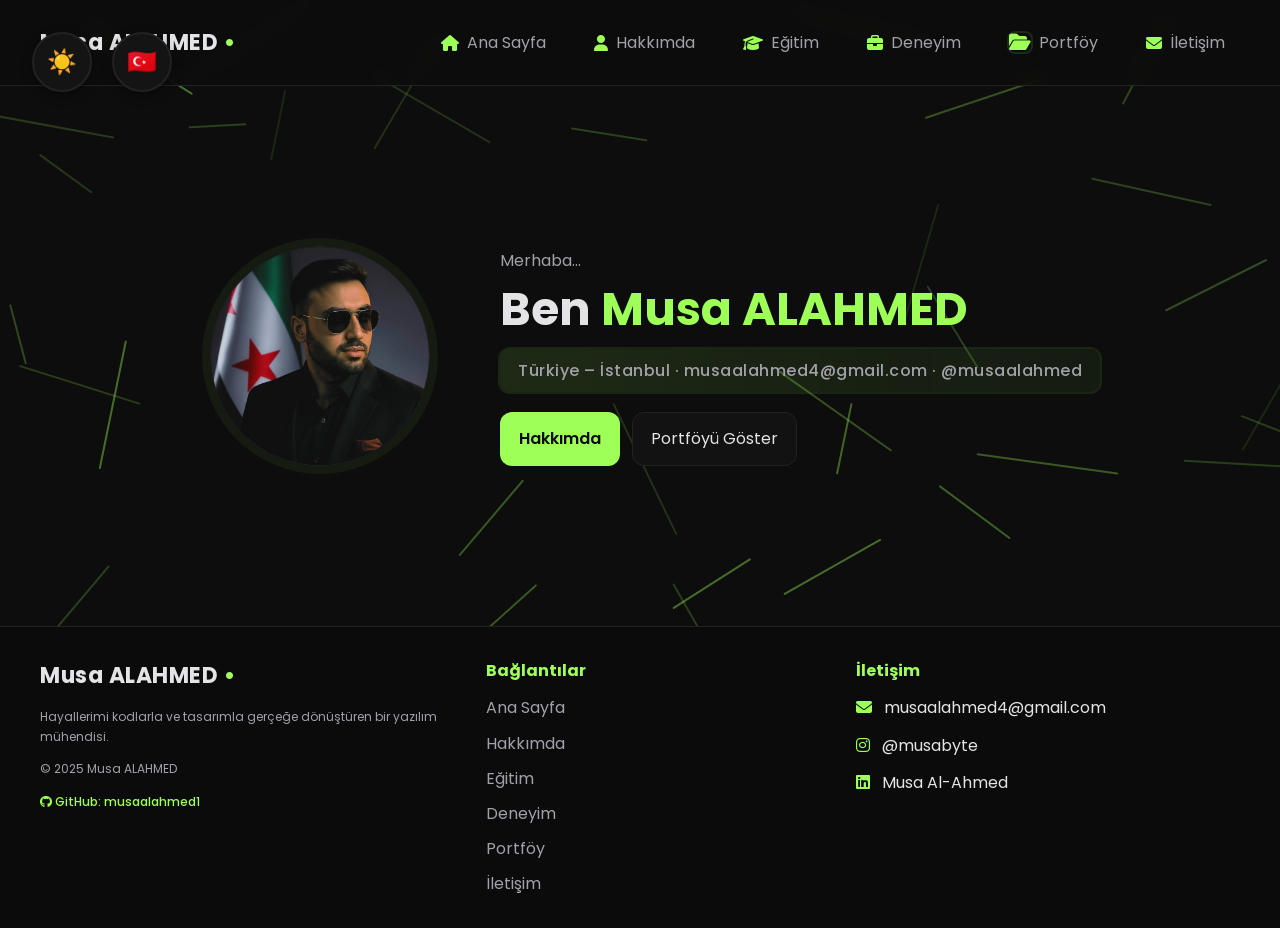
<file: index.html>
<!doctype html>
<html lang="tr">
  <head>
    <meta charset="utf-8" />
    <meta name="viewport" content="width=device-width, initial-scale=1" />
    <title>Musa ALAHMED · Portföy</title>
    <link rel="preconnect" href="https://fonts.googleapis.com" />
    <link rel="preconnect" href="https://fonts.gstatic.com" crossorigin />
    <link
      href="https://fonts.googleapis.com/css2?family=Poppins:wght@300;400;500;600;700&display=swap"
      rel="stylesheet"
    />
    <link
      rel="stylesheet"
      href="https://cdnjs.cloudflare.com/ajax/libs/font-awesome/6.5.0/css/all.min.css"
      referrerpolicy="no-referrer"
    />
    <link rel="stylesheet" href="css/style.css" />
  </head>
  <body>
    <!-- Shared Header Component (copied from components/header.html) -->
    <header class="site-header">
      <div class="container nav">
        <a href="index.html" class="logo" aria-label="Musa ALAHMED Anasayfa"
          >Musa ALAHMED<span class="dot">•</span></a
        >
        <nav class="menu" aria-label="Ana menü">
          <a class="nav-link" href="index.html"
            ><i class="fa-solid fa-house"></i
            ><span data-i18n="home">Ana Sayfa</span></a
          >
          <a class="nav-link" href="hakkimda.html"
            ><i class="fa-solid fa-user"></i
            ><span data-i18n="about">Hakkımda</span></a
          >
          <a class="nav-link" href="egitim.html"
            ><i class="fa-solid fa-graduation-cap"></i
            ><span data-i18n="education">Eğitim</span></a
          >
          <a class="nav-link" href="deneyim.html"
            ><i class="fa-solid fa-briefcase"></i
            ><span data-i18n="experience">Deneyim</span></a
          >
          <a class="nav-link" href="portfolyo.html"
            ><i class="fa-solid fa-folder-open nav-icon-portfolio"></i
            ><span data-i18n="portfolio">Portföy</span></a
          >
          <a class="nav-link" href="iletisim.html"
            ><i class="fa-solid fa-envelope"></i
            ><span data-i18n="contact">İletişim</span></a
          >
        </nav>
      </div>
    </header>

    <main>
      <section class="section hero">
        <div class="container hero-inner">
          <div class="hero-grid">
            <div class="hero-photo">
              <img
                src="images/musaalahmed.jpg"
                alt="Musa ALAHMED"
                class="avatar"
              />
            </div>
            <div class="hero-text">
              <p class="eyebrow" data-i18n="hello">Merhaba...</p>
              <h1>
                <span data-i18n="iAm">Ben</span>
                <span class="neon">Musa ALAHMED</span>
              </h1>
              <p class="subtitle subtitle-accent">
                Türkiye – İstanbul · musaalahmed4@gmail.com · @musaalahmed
              </p>
              <div class="actions">
                <a
                  class="btn btn-primary"
                  href="hakkimda.html"
                  data-i18n="about"
                  >Hakkımda</a
                >
                <a
                  class="btn btn-ghost"
                  href="portfolyo.html"
                  data-i18n="showPortfolio"
                  >Portföyü Göster</a
                >
              </div>
            </div>
          </div>
        </div>
      </section>
    </main>

    <!-- Footer (copied from component) -->
    <footer class="site-footer">
      <div class="container footer-grid">
        <div class="footer-col">
          <div class="logo">Musa ALAHMED<span class="dot">•</span></div>
          <p class="muted small" data-i18n="footerDesc">
            Hayallerimi kodlarla ve tasarımla gerçeğe dönüştüren bir yazılım
            mühendisi.
          </p>
          <p class="muted small">© 2025 Musa ALAHMED</p>
          <p class="muted small">
            <a
              href="https://github.com/musaalahmed1"
              target="_blank"
              rel="noopener"
              style="color: #9eff57; font-weight: 500"
              ><i class="fa-brands fa-github"></i> GitHub: musaalahmed1</a
            >
          </p>
        </div>
        <div class="footer-col">
          <h4 class="footer-title" data-i18n="links">Bağlantılar</h4>
          <ul class="footer-links">
            <li><a href="index.html" data-i18n="home">Ana Sayfa</a></li>
            <li><a href="hakkimda.html" data-i18n="about">Hakkımda</a></li>
            <li><a href="egitim.html" data-i18n="education">Eğitim</a></li>
            <li><a href="deneyim.html" data-i18n="experience">Deneyim</a></li>
            <li><a href="portfolyo.html" data-i18n="portfolio">Portföy</a></li>
            <li><a href="iletisim.html" data-i18n="contact">İletişim</a></li>
          </ul>
        </div>
        <div class="footer-col">
          <h4 class="footer-title" data-i18n="contactFooter">İletişim</h4>
          <ul class="contact-list">
            <li>
              <i class="fa-solid fa-envelope"></i>
              <a href="mailto:musaalahmed4@gmail.com">musaalahmed4@gmail.com</a>
            </li>
            <li>
              <i class="fa-brands fa-instagram"></i> <a href="#">@musabyte</a>
            </li>
            <li>
              <i class="fa-brands fa-linkedin"></i>
              <a href="#">Musa Al-Ahmed</a>
            </li>
          </ul>
        </div>
      </div>
    </footer>

    <!-- Theme Toggle Script -->
    <script src="js/theme.js"></script>
    <!-- Language Toggle Script -->
    <script src="js/language.js"></script>
    <!-- Animated Lines Background -->
    <script src="js/animated-lines.js"></script>
  </body>
</html>
</file>
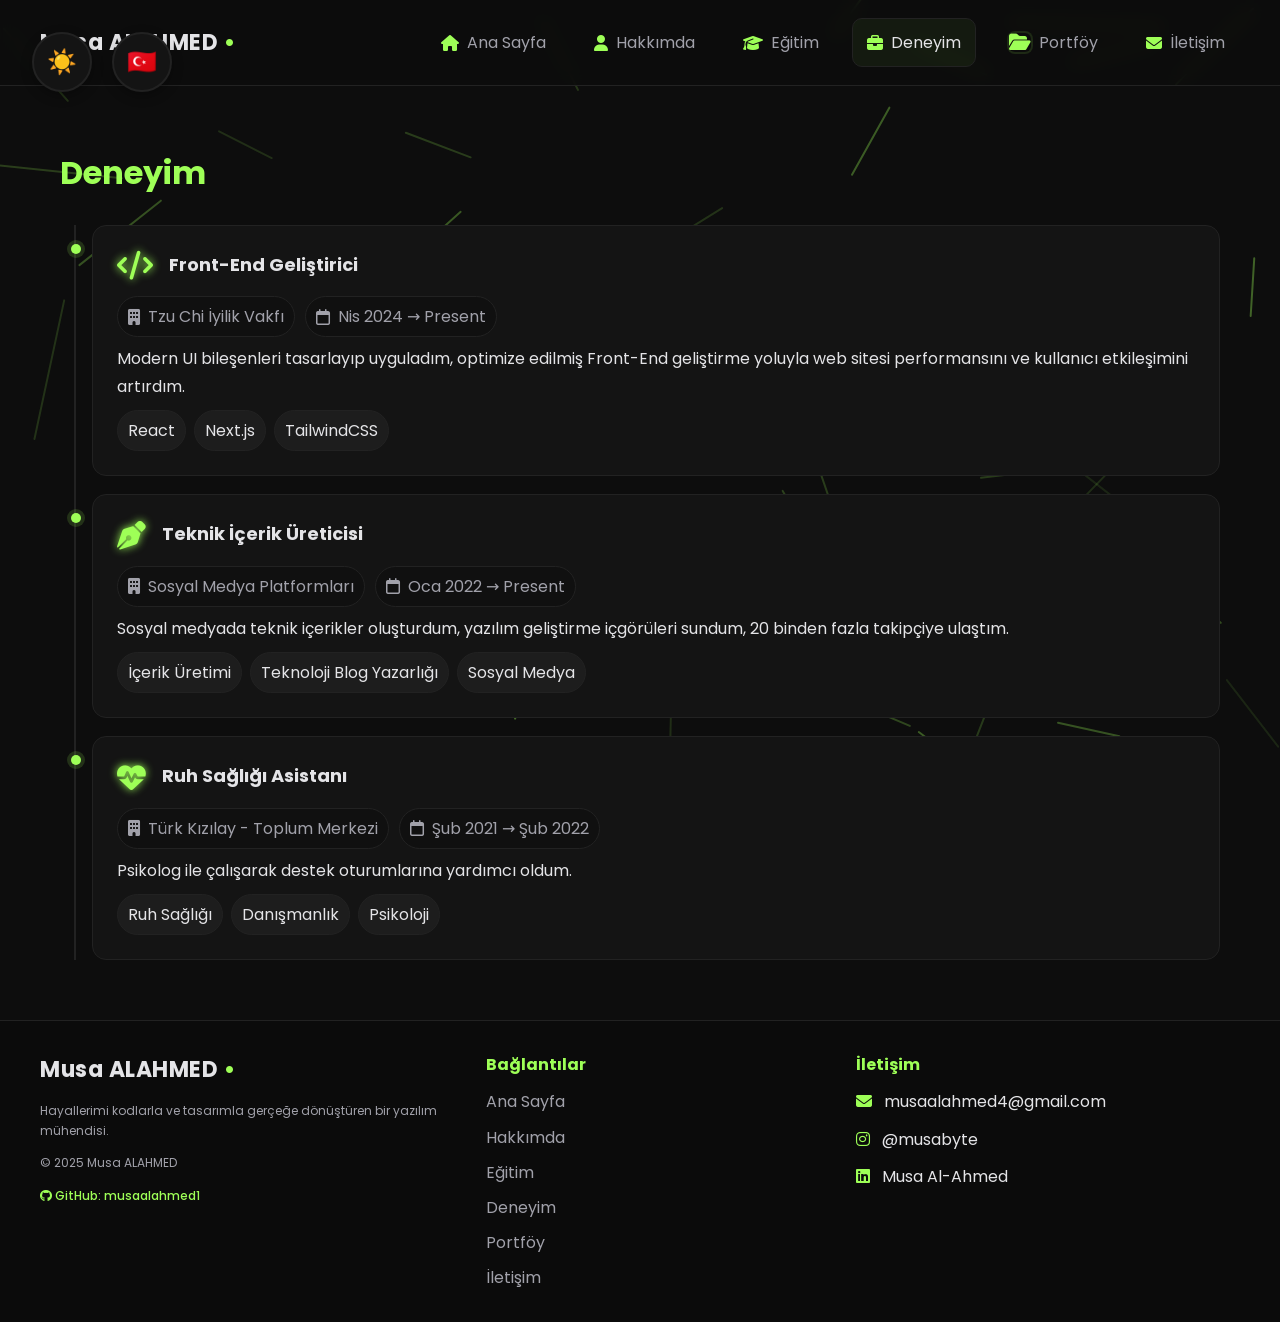
<file: deneyim.html>
<!doctype html>
<html lang="tr">
  <head>
    <meta charset="utf-8" />
    <meta name="viewport" content="width=device-width, initial-scale=1" />
    <title>Deneyim · Musa ALAHMED</title>
    <link rel="preconnect" href="https://fonts.googleapis.com" />
    <link rel="preconnect" href="https://fonts.gstatic.com" crossorigin />
    <link
      href="https://fonts.googleapis.com/css2?family=Poppins:wght@300;400;500;600;700&display=swap"
      rel="stylesheet"
    />
    <link
      rel="stylesheet"
      href="https://cdnjs.cloudflare.com/ajax/libs/font-awesome/6.5.0/css/all.min.css"
      referrerpolicy="no-referrer"
    />
    <link rel="stylesheet" href="css/style.css" />
  </head>
  <body>
    <!-- Header -->
    <header class="site-header">
      <div class="container nav">
        <a href="index.html" class="logo"
          >Musa ALAHMED<span class="dot">•</span></a
        >
        <nav class="menu" aria-label="Ana menü">
          <a class="nav-link" href="index.html"
            ><i class="fa-solid fa-house"></i
            ><span data-i18n="home">Ana Sayfa</span></a
          >
          <a class="nav-link" href="hakkimda.html"
            ><i class="fa-solid fa-user"></i
            ><span data-i18n="about">Hakkımda</span></a
          >
          <a class="nav-link" href="egitim.html"
            ><i class="fa-solid fa-graduation-cap"></i
            ><span data-i18n="education">Eğitim</span></a
          >
          <a class="nav-link active" href="deneyim.html"
            ><i class="fa-solid fa-briefcase"></i
            ><span data-i18n="experience">Deneyim</span></a
          >
          <a class="nav-link" href="portfolyo.html"
            ><i class="fa-solid fa-folder-open nav-icon-portfolio"></i
            ><span data-i18n="portfolio">Portföy</span></a
          >
          <a class="nav-link" href="iletisim.html"
            ><i class="fa-solid fa-envelope"></i
            ><span data-i18n="contact">İletişim</span></a
          >
        </nav>
      </div>
    </header>

    <main>
      <section class="section">
        <div class="container">
          <h1 class="section-title" data-i18n="experienceTitle">Deneyim</h1>
          <div class="timeline">
            <!-- 1 -->
            <article class="card timeline-item">
              <div class="timeline-dot" aria-hidden="true"></div>
              <div class="item-head">
                <h3 class="card-title">
                  <i class="fa-solid fa-code" title="Front-End"></i> Front-End
                  Geliştirici
                </h3>
                <div class="meta">
                  <span class="meta-item"
                    ><i class="fa-solid fa-building"></i> Tzu Chi İyilik
                    Vakfı</span
                  >
                  <span class="meta-item"
                    ><i class="fa-regular fa-calendar"></i> Nis 2024 →
                    Present</span
                  >
                </div>
              </div>
              <p class="card-desc">
                Modern UI bileşenleri tasarlayıp uyguladım, optimize edilmiş
                Front-End geliştirme yoluyla web sitesi performansını ve
                kullanıcı etkileşimini artırdım.
              </p>
              <div class="tags">
                <span class="badge">React</span>
                <span class="badge">Next.js</span>
                <span class="badge">TailwindCSS</span>
              </div>
            </article>
            <!-- 2 -->
            <article class="card timeline-item">
              <div class="timeline-dot" aria-hidden="true"></div>
              <div class="item-head">
                <h3 class="card-title">
                  <i class="fa-solid fa-pen-nib" title="İçerik"></i> Teknik
                  İçerik Üreticisi
                </h3>
                <div class="meta">
                  <span class="meta-item"
                    ><i class="fa-solid fa-building"></i> Sosyal Medya
                    Platformları</span
                  >
                  <span class="meta-item"
                    ><i class="fa-regular fa-calendar"></i> Oca 2022 →
                    Present</span
                  >
                </div>
              </div>
              <p class="card-desc">
                Sosyal medyada teknik içerikler oluşturdum, yazılım geliştirme
                içgörüleri sundum, 20 binden fazla takipçiye ulaştım.
              </p>
              <div class="tags">
                <span class="badge">İçerik Üretimi</span>
                <span class="badge">Teknoloji Blog Yazarlığı</span>
                <span class="badge">Sosyal Medya</span>
              </div>
            </article>
            <!-- 3 -->
            <article class="card timeline-item">
              <div class="timeline-dot" aria-hidden="true"></div>
              <div class="item-head">
                <h3 class="card-title">
                  <i class="fa-solid fa-heart-pulse" title="Ruh Sağlığı"></i>
                  Ruh Sağlığı Asistanı
                </h3>
                <div class="meta">
                  <span class="meta-item"
                    ><i class="fa-solid fa-building"></i> Türk Kızılay - Toplum
                    Merkezi</span
                  >
                  <span class="meta-item"
                    ><i class="fa-regular fa-calendar"></i> Şub 2021 → Şub
                    2022</span
                  >
                </div>
              </div>
              <p class="card-desc">
                Psikolog ile çalışarak destek oturumlarına yardımcı oldum.
              </p>
              <div class="tags">
                <span class="badge">Ruh Sağlığı</span>
                <span class="badge">Danışmanlık</span>
                <span class="badge">Psikoloji</span>
              </div>
            </article>
          </div>
        </div>
      </section>
    </main>

    <!-- Footer -->
    <footer class="site-footer">
      <div class="container footer-grid">
        <div class="footer-col">
          <div class="logo">Musa ALAHMED<span class="dot">•</span></div>
          <p class="muted small" data-i18n="footerDesc">
            Hayallerimi kodlarla ve tasarımla gerçeğe dönüştüren bir yazılım
            mühendisi.
          </p>
          <p class="muted small">© 2025 Musa ALAHMED</p>
          <p class="muted small">
            <a
              href="https://github.com/musaalahmed1"
              target="_blank"
              rel="noopener"
              style="color: #9eff57; font-weight: 500"
              ><i class="fa-brands fa-github"></i> GitHub: musaalahmed1</a
            >
          </p>
        </div>
        <div class="footer-col">
          <h4 class="footer-title" data-i18n="links">Bağlantılar</h4>
          <ul class="footer-links">
            <li><a href="index.html" data-i18n="home">Ana Sayfa</a></li>
            <li><a href="hakkimda.html" data-i18n="about">Hakkımda</a></li>
            <li><a href="egitim.html" data-i18n="education">Eğitim</a></li>
            <li><a href="deneyim.html" data-i18n="experience">Deneyim</a></li>
            <li><a href="portfolyo.html" data-i18n="portfolio">Portföy</a></li>
            <li><a href="iletisim.html" data-i18n="contact">İletişim</a></li>
          </ul>
        </div>
        <div class="footer-col">
          <h4 class="footer-title" data-i18n="contactFooter">İletişim</h4>
          <ul class="contact-list">
            <li>
              <i class="fa-solid fa-envelope"></i>
              <a href="mailto:musaalahmed4@gmail.com">musaalahmed4@gmail.com</a>
            </li>
            <li>
              <i class="fa-brands fa-instagram"></i> <a href="#">@musabyte</a>
            </li>
            <li>
              <i class="fa-brands fa-linkedin"></i>
              <a href="#">Musa Al-Ahmed</a>
            </li>
          </ul>
        </div>
      </div>
    </footer>

    <!-- Theme Toggle Script -->
    <script src="js/theme.js"></script>
    <!-- Language Toggle Script -->
    <script src="js/language.js"></script>
    <!-- Animated Lines Background -->
    <script src="js/animated-lines.js"></script>
  </body>
</html>
</file>
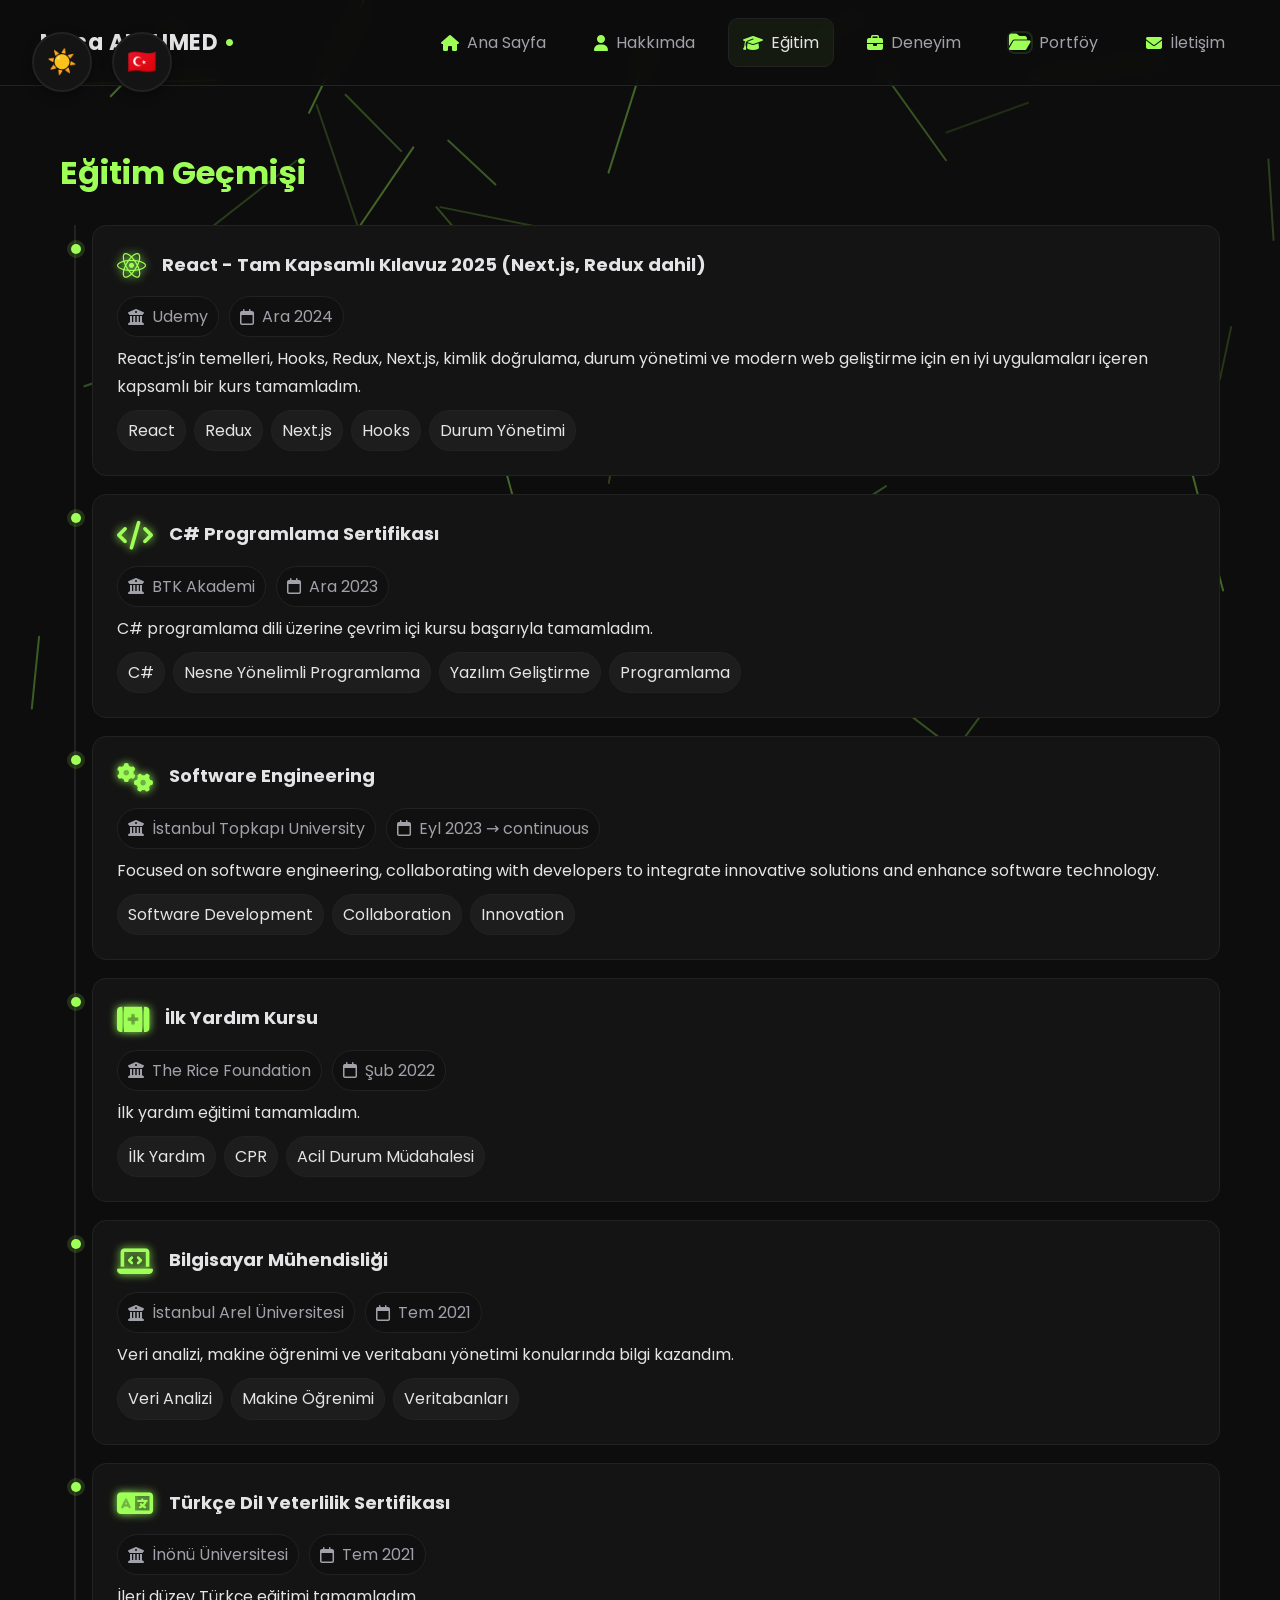
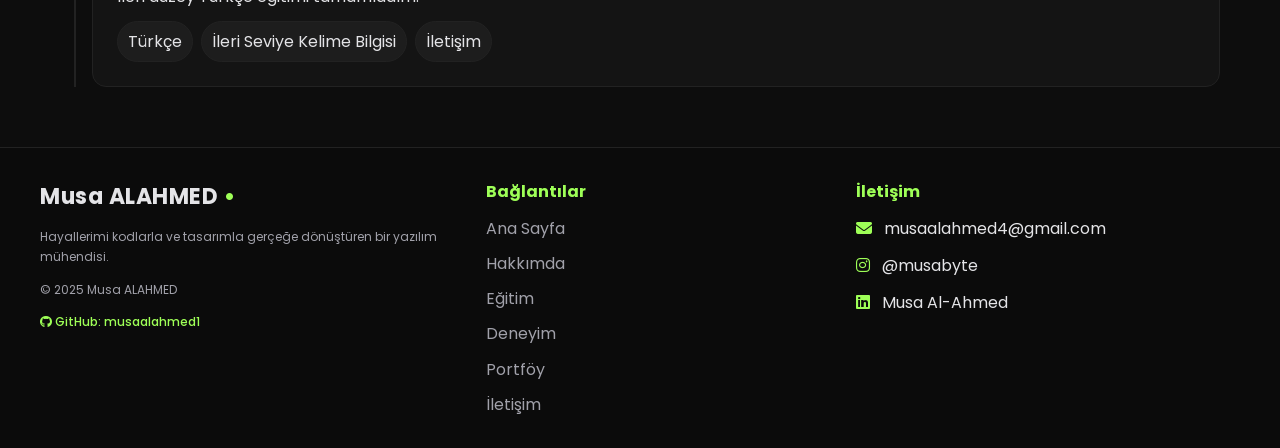
<file: egitim.html>
<!doctype html>
<html lang="tr">
  <head>
    <meta charset="utf-8" />
    <meta name="viewport" content="width=device-width, initial-scale=1" />
    <title>Eğitim · Musa ALAHMED</title>
    <link rel="preconnect" href="https://fonts.googleapis.com" />
    <link rel="preconnect" href="https://fonts.gstatic.com" crossorigin />
    <link
      href="https://fonts.googleapis.com/css2?family=Poppins:wght@300;400;500;600;700&display=swap"
      rel="stylesheet"
    />
    <link
      rel="stylesheet"
      href="https://cdnjs.cloudflare.com/ajax/libs/font-awesome/6.5.0/css/all.min.css"
      referrerpolicy="no-referrer"
    />
    <link rel="stylesheet" href="css/style.css" />
  </head>
  <body>
    <!-- Header -->
    <header class="site-header">
      <div class="container nav">
        <a href="index.html" class="logo"
          >Musa ALAHMED<span class="dot">•</span></a
        >
        <nav class="menu" aria-label="Ana menü">
          <a class="nav-link" href="index.html"
            ><i class="fa-solid fa-house"></i
            ><span data-i18n="home">Ana Sayfa</span></a
          >
          <a class="nav-link" href="hakkimda.html"
            ><i class="fa-solid fa-user"></i
            ><span data-i18n="about">Hakkımda</span></a
          >
          <a class="nav-link active" href="egitim.html"
            ><i class="fa-solid fa-graduation-cap"></i
            ><span data-i18n="education">Eğitim</span></a
          >
          <a class="nav-link" href="deneyim.html"
            ><i class="fa-solid fa-briefcase"></i
            ><span data-i18n="experience">Deneyim</span></a
          >
          <a class="nav-link" href="portfolyo.html"
            ><i class="fa-solid fa-folder-open nav-icon-portfolio"></i
            ><span data-i18n="portfolio">Portföy</span></a
          >
          <a class="nav-link" href="iletisim.html"
            ><i class="fa-solid fa-envelope"></i
            ><span data-i18n="contact">İletişim</span></a
          >
        </nav>
      </div>
    </header>

    <main>
      <section class="section">
        <div class="container">
          <h1 class="section-title" data-i18n="educationTitle">
            Eğitim Geçmişi
          </h1>
          <div class="timeline">
            <!-- 1 -->
            <article class="card timeline-item">
              <div class="timeline-dot" aria-hidden="true"></div>
              <div class="item-head">
                <h3 class="card-title">
                  <i class="fa-brands fa-react" title="React"></i> React - Tam
                  Kapsamlı Kılavuz 2025 (Next.js, Redux dahil)
                </h3>
                <div class="meta">
                  <span class="meta-item"
                    ><i class="fa-solid fa-building-columns"></i> Udemy</span
                  >
                  <span class="meta-item"
                    ><i class="fa-regular fa-calendar"></i> Ara 2024</span
                  >
                </div>
              </div>
              <p class="card-desc">
                React.js’in temelleri, Hooks, Redux, Next.js, kimlik doğrulama,
                durum yönetimi ve modern web geliştirme için en iyi uygulamaları
                içeren kapsamlı bir kurs tamamladım.
              </p>
              <div class="tags">
                <span class="badge">React</span>
                <span class="badge">Redux</span>
                <span class="badge">Next.js</span>
                <span class="badge">Hooks</span>
                <span class="badge">Durum Yönetimi</span>
              </div>
            </article>
            <!-- 2 -->
            <article class="card timeline-item">
              <div class="timeline-dot" aria-hidden="true"></div>
              <div class="item-head">
                <h3 class="card-title">
                  <i class="fa-solid fa-code" title="C#"></i> C# Programlama
                  Sertifikası
                </h3>
                <div class="meta">
                  <span class="meta-item"
                    ><i class="fa-solid fa-building-columns"></i> BTK
                    Akademi</span
                  >
                  <span class="meta-item"
                    ><i class="fa-regular fa-calendar"></i> Ara 2023</span
                  >
                </div>
              </div>
              <p class="card-desc">
                C# programlama dili üzerine çevrim içi kursu başarıyla
                tamamladım.
              </p>
              <div class="tags">
                <span class="badge">C#</span>
                <span class="badge">Nesne Yönelimli Programlama</span>
                <span class="badge">Yazılım Geliştirme</span>
                <span class="badge">Programlama</span>
              </div>
            </article>
            <!-- 3 -->
            <article class="card timeline-item">
              <div class="timeline-dot" aria-hidden="true"></div>
              <div class="item-head">
                <h3 class="card-title">
                  <i class="fa-solid fa-gears" title="Software Engineering"></i>
                  Software Engineering
                </h3>
                <div class="meta">
                  <span class="meta-item"
                    ><i class="fa-solid fa-building-columns"></i> İstanbul
                    Topkapı University</span
                  >
                  <span class="meta-item"
                    ><i class="fa-regular fa-calendar"></i> Eyl 2023 →
                    continuous</span
                  >
                </div>
              </div>
              <p class="card-desc">
                Focused on software engineering, collaborating with developers
                to integrate innovative solutions and enhance software
                technology.
              </p>
              <div class="tags">
                <span class="badge">Software Development</span>
                <span class="badge">Collaboration</span>
                <span class="badge">Innovation</span>
              </div>
            </article>
            <!-- 4 -->
            <article class="card timeline-item">
              <div class="timeline-dot" aria-hidden="true"></div>
              <div class="item-head">
                <h3 class="card-title">
                  <i class="fa-solid fa-kit-medical" title="İlk Yardım"></i> İlk
                  Yardım Kursu
                </h3>
                <div class="meta">
                  <span class="meta-item"
                    ><i class="fa-solid fa-building-columns"></i> The Rice
                    Foundation</span
                  >
                  <span class="meta-item"
                    ><i class="fa-regular fa-calendar"></i> Şub 2022</span
                  >
                </div>
              </div>
              <p class="card-desc">İlk yardım eğitimi tamamladım.</p>
              <div class="tags">
                <span class="badge">İlk Yardım</span>
                <span class="badge">CPR</span>
                <span class="badge">Acil Durum Müdahalesi</span>
              </div>
            </article>
            <!-- 5 -->
            <article class="card timeline-item">
              <div class="timeline-dot" aria-hidden="true"></div>
              <div class="item-head">
                <h3 class="card-title">
                  <i
                    class="fa-solid fa-laptop-code"
                    title="Bilgisayar Mühendisliği"
                  ></i>
                  Bilgisayar Mühendisliği
                </h3>
                <div class="meta">
                  <span class="meta-item"
                    ><i class="fa-solid fa-building-columns"></i> İstanbul Arel
                    Üniversitesi</span
                  >
                  <span class="meta-item"
                    ><i class="fa-regular fa-calendar"></i> Tem 2021</span
                  >
                </div>
              </div>
              <p class="card-desc">
                Veri analizi, makine öğrenimi ve veritabanı yönetimi konularında
                bilgi kazandım.
              </p>
              <div class="tags">
                <span class="badge">Veri Analizi</span>
                <span class="badge">Makine Öğrenimi</span>
                <span class="badge">Veritabanları</span>
              </div>
            </article>
            <!-- 6 -->
            <article class="card timeline-item">
              <div class="timeline-dot" aria-hidden="true"></div>
              <div class="item-head">
                <h3 class="card-title">
                  <i class="fa-solid fa-language" title="Türkçe"></i> Türkçe Dil
                  Yeterlilik Sertifikası
                </h3>
                <div class="meta">
                  <span class="meta-item"
                    ><i class="fa-solid fa-building-columns"></i> İnönü
                    Üniversitesi</span
                  >
                  <span class="meta-item"
                    ><i class="fa-regular fa-calendar"></i> Tem 2021</span
                  >
                </div>
              </div>
              <p class="card-desc">İleri düzey Türkçe eğitimi tamamladım.</p>
              <div class="tags">
                <span class="badge">Türkçe</span>
                <span class="badge">İleri Seviye Kelime Bilgisi</span>
                <span class="badge">İletişim</span>
              </div>
            </article>
          </div>
        </div>
      </section>
    </main>

    <!-- Footer -->
    <footer class="site-footer">
      <div class="container footer-grid">
        <div class="footer-col">
          <div class="logo">Musa ALAHMED<span class="dot">•</span></div>
          <p class="muted small" data-i18n="footerDesc">
            Hayallerimi kodlarla ve tasarımla gerçeğe dönüştüren bir yazılım
            mühendisi.
          </p>
          <p class="muted small">© 2025 Musa ALAHMED</p>
          <p class="muted small">
            <a
              href="https://github.com/musaalahmed1"
              target="_blank"
              rel="noopener"
              style="color: #9eff57; font-weight: 500"
              ><i class="fa-brands fa-github"></i> GitHub: musaalahmed1</a
            >
          </p>
        </div>
        <div class="footer-col">
          <h4 class="footer-title" data-i18n="links">Bağlantılar</h4>
          <ul class="footer-links">
            <li><a href="index.html" data-i18n="home">Ana Sayfa</a></li>
            <li><a href="hakkimda.html" data-i18n="about">Hakkımda</a></li>
            <li><a href="egitim.html" data-i18n="education">Eğitim</a></li>
            <li><a href="deneyim.html" data-i18n="experience">Deneyim</a></li>
            <li><a href="portfolyo.html" data-i18n="portfolio">Portföy</a></li>
            <li><a href="iletisim.html" data-i18n="contact">İletişim</a></li>
          </ul>
        </div>
        <div class="footer-col">
          <h4 class="footer-title" data-i18n="contactFooter">İletişim</h4>
          <ul class="contact-list">
            <li>
              <i class="fa-solid fa-envelope"></i>
              <a href="mailto:musaalahmed4@gmail.com">musaalahmed4@gmail.com</a>
            </li>
            <li>
              <i class="fa-brands fa-instagram"></i> <a href="#">@musabyte</a>
            </li>
            <li>
              <i class="fa-brands fa-linkedin"></i>
              <a href="#">Musa Al-Ahmed</a>
            </li>
          </ul>
        </div>
      </div>
    </footer>

    <!-- Theme Toggle Script -->
    <script src="js/theme.js"></script>
    <!-- Language Toggle Script -->
    <script src="js/language.js"></script>
    <!-- Animated Lines Background -->
    <script src="js/animated-lines.js"></script>
  </body>
</html>
</file>
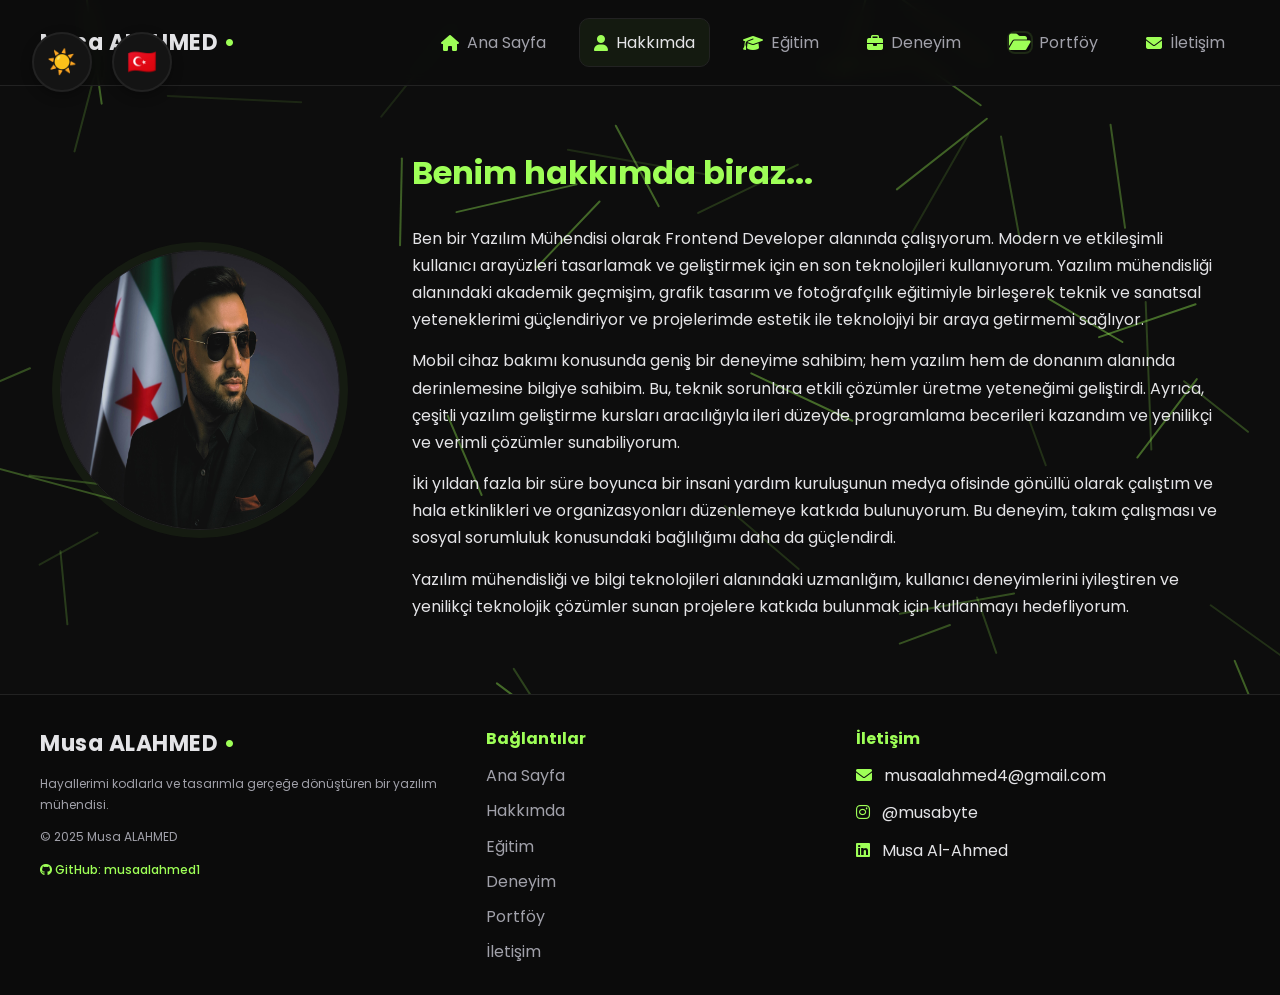
<file: hakkimda.html>
<!doctype html>
<html lang="tr">
  <head>
    <meta charset="utf-8" />
    <meta name="viewport" content="width=device-width, initial-scale=1" />
    <title>Hakkımda · Musa ALAHMED</title>
    <link rel="preconnect" href="https://fonts.googleapis.com" />
    <link rel="preconnect" href="https://fonts.gstatic.com" crossorigin />
    <link
      href="https://fonts.googleapis.com/css2?family=Poppins:wght@300;400;500;600;700&display=swap"
      rel="stylesheet"
    />
    <link
      rel="stylesheet"
      href="https://cdnjs.cloudflare.com/ajax/libs/font-awesome/6.5.0/css/all.min.css"
      referrerpolicy="no-referrer"
    />
    <link rel="stylesheet" href="css/style.css" />
  </head>
  <body>
    <!-- Header -->
    <header class="site-header">
      <div class="container nav">
        <a href="index.html" class="logo"
          >Musa ALAHMED<span class="dot">•</span></a
        >
        <nav class="menu" aria-label="Ana menü">
          <a class="nav-link" href="index.html"
            ><i class="fa-solid fa-house"></i
            ><span data-i18n="home">Ana Sayfa</span></a
          >
          <a class="nav-link active" href="hakkimda.html"
            ><i class="fa-solid fa-user"></i
            ><span data-i18n="about">Hakkımda</span></a
          >
          <a class="nav-link" href="egitim.html"
            ><i class="fa-solid fa-graduation-cap"></i
            ><span data-i18n="education">Eğitim</span></a
          >
          <a class="nav-link" href="deneyim.html"
            ><i class="fa-solid fa-briefcase"></i
            ><span data-i18n="experience">Deneyim</span></a
          >
          <a class="nav-link" href="portfolyo.html"
            ><i class="fa-solid fa-folder-open nav-icon-portfolio"></i
            ><span data-i18n="portfolio">Portföy</span></a
          >
          <a class="nav-link" href="iletisim.html"
            ><i class="fa-solid fa-envelope"></i
            ><span data-i18n="contact">İletişim</span></a
          >
        </nav>
      </div>
    </header>

    <main>
      <section class="section">
        <div class="container about-grid">
          <div class="about-visual">
            <img
              src="images/musaalahmed.jpg"
              alt="Musa ALAHMED"
              class="avatar"
            />
          </div>
          <div class="about-text">
            <h1 class="section-title">Benim hakkımda biraz...</h1>
            <div class="prose">
              <p>
                Ben bir Yazılım Mühendisi olarak Frontend Developer alanında
                çalışıyorum. Modern ve etkileşimli kullanıcı arayüzleri
                tasarlamak ve geliştirmek için en son teknolojileri
                kullanıyorum. Yazılım mühendisliği alanındaki akademik geçmişim,
                grafik tasarım ve fotoğrafçılık eğitimiyle birleşerek teknik ve
                sanatsal yeteneklerimi güçlendiriyor ve projelerimde estetik ile
                teknolojiyi bir araya getirmemi sağlıyor.
              </p>

              <p>
                Mobil cihaz bakımı konusunda geniş bir deneyime sahibim; hem
                yazılım hem de donanım alanında derinlemesine bilgiye sahibim.
                Bu, teknik sorunlara etkili çözümler üretme yeteneğimi
                geliştirdi. Ayrıca, çeşitli yazılım geliştirme kursları
                aracılığıyla ileri düzeyde programlama becerileri kazandım ve
                yenilikçi ve verimli çözümler sunabiliyorum.
              </p>

              <p>
                İki yıldan fazla bir süre boyunca bir insani yardım kuruluşunun
                medya ofisinde gönüllü olarak çalıştım ve hala etkinlikleri ve
                organizasyonları düzenlemeye katkıda bulunuyorum. Bu deneyim,
                takım çalışması ve sosyal sorumluluk konusundaki bağlılığımı
                daha da güçlendirdi.
              </p>

              <p>
                Yazılım mühendisliği ve bilgi teknolojileri alanındaki
                uzmanlığım, kullanıcı deneyimlerini iyileştiren ve yenilikçi
                teknolojik çözümler sunan projelere katkıda bulunmak için
                kullanmayı hedefliyorum.
              </p>
            </div>
          </div>
        </div>
      </section>
    </main>

    <!-- Footer -->
    <footer class="site-footer">
      <div class="container footer-grid">
        <div class="footer-col">
          <div class="logo">Musa ALAHMED<span class="dot">•</span></div>
          <p class="muted small" data-i18n="footerDesc">
            Hayallerimi kodlarla ve tasarımla gerçeğe dönüştüren bir yazılım
            mühendisi.
          </p>
          <p class="muted small">© 2025 Musa ALAHMED</p>
          <p class="muted small">
            <a
              href="https://github.com/musaalahmed1"
              target="_blank"
              rel="noopener"
              style="color: #9eff57; font-weight: 500"
              ><i class="fa-brands fa-github"></i> GitHub: musaalahmed1</a
            >
          </p>
        </div>
        <div class="footer-col">
          <h4 class="footer-title" data-i18n="links">Bağlantılar</h4>
          <ul class="footer-links">
            <li><a href="index.html" data-i18n="home">Ana Sayfa</a></li>
            <li><a href="hakkimda.html" data-i18n="about">Hakkımda</a></li>
            <li><a href="egitim.html" data-i18n="education">Eğitim</a></li>
            <li><a href="deneyim.html" data-i18n="experience">Deneyim</a></li>
            <li><a href="portfolyo.html" data-i18n="portfolio">Portföy</a></li>
            <li><a href="iletisim.html" data-i18n="contact">İletişim</a></li>
          </ul>
        </div>
        <div class="footer-col">
          <h4 class="footer-title" data-i18n="contactFooter">İletişim</h4>
          <ul class="contact-list">
            <li>
              <i class="fa-solid fa-envelope"></i>
              <a href="mailto:musaalahmed4@gmail.com">musaalahmed4@gmail.com</a>
            </li>
            <li>
              <i class="fa-brands fa-instagram"></i> <a href="#">@musabyte</a>
            </li>
            <li>
              <i class="fa-brands fa-linkedin"></i>
              <a href="#">Musa Al-Ahmed</a>
            </li>
          </ul>
        </div>
      </div>
    </footer>

    <!-- Theme Toggle Script -->
    <script src="js/theme.js"></script>
    <!-- Language Toggle Script -->
    <script src="js/language.js"></script>
    <!-- Animated Lines Background -->
    <script src="js/animated-lines.js"></script>
  </body>
</html>
</file>
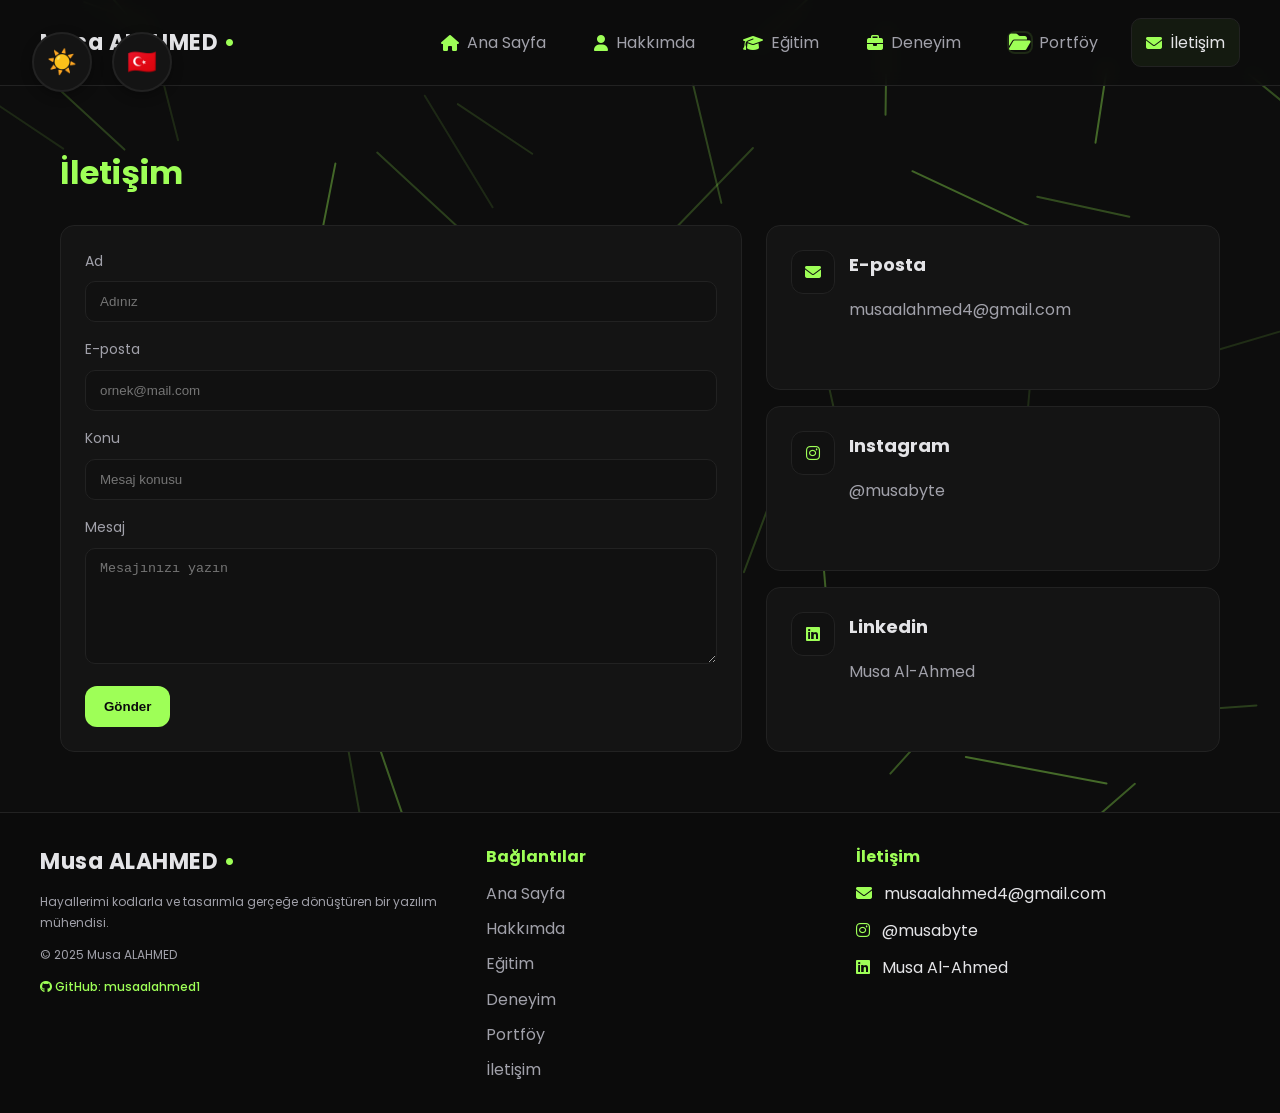
<file: iletisim.html>
<!doctype html>
<html lang="tr">
  <head>
    <meta charset="utf-8" />
    <meta name="viewport" content="width=device-width, initial-scale=1" />
    <title>İletişim · Musa ALAHMED</title>
    <link rel="preconnect" href="https://fonts.googleapis.com" />
    <link rel="preconnect" href="https://fonts.gstatic.com" crossorigin />
    <link
      href="https://fonts.googleapis.com/css2?family=Poppins:wght@300;400;500;600;700&display=swap"
      rel="stylesheet"
    />
    <link
      rel="stylesheet"
      href="https://cdnjs.cloudflare.com/ajax/libs/font-awesome/6.5.0/css/all.min.css"
      referrerpolicy="no-referrer"
    />
    <link rel="stylesheet" href="css/style.css" />
  </head>
  <body>
    <!-- Header -->
    <header class="site-header">
      <div class="container nav">
        <a href="index.html" class="logo"
          >Musa ALAHMED<span class="dot">•</span></a
        >
        <nav class="menu" aria-label="Ana menü">
          <a class="nav-link" href="index.html"
            ><i class="fa-solid fa-house"></i
            ><span data-i18n="home">Ana Sayfa</span></a
          >
          <a class="nav-link" href="hakkimda.html"
            ><i class="fa-solid fa-user"></i
            ><span data-i18n="about">Hakkımda</span></a
          >
          <a class="nav-link" href="egitim.html"
            ><i class="fa-solid fa-graduation-cap"></i
            ><span data-i18n="education">Eğitim</span></a
          >
          <a class="nav-link" href="deneyim.html"
            ><i class="fa-solid fa-briefcase"></i
            ><span data-i18n="experience">Deneyim</span></a
          >
          <a class="nav-link" href="portfolyo.html"
            ><i class="fa-solid fa-folder-open nav-icon-portfolio"></i
            ><span data-i18n="portfolio">Portföy</span></a
          >
          <a class="nav-link active" href="iletisim.html"
            ><i class="fa-solid fa-envelope"></i
            ><span data-i18n="contact">İletişim</span></a
          >
        </nav>
      </div>
    </header>

    <main>
      <section class="section">
        <div class="container">
          <h1 class="section-title" data-i18n="contactTitle">İletişim</h1>
          <div class="contact-grid">
            <form class="card form" action="#" method="post">
              <div class="form-row">
                <label for="ad" data-i18n="nameLabel">Ad</label>
                <input
                  type="text"
                  id="ad"
                  name="ad"
                  data-i18n="namePlaceholder"
                  placeholder="Adınız"
                  required
                />
              </div>
              <div class="form-row">
                <label for="eposta" data-i18n="emailLabel">E-posta</label>
                <input
                  type="email"
                  id="eposta"
                  name="eposta"
                  data-i18n="emailPlaceholder"
                  placeholder="ornek@mail.com"
                  required
                />
              </div>
              <div class="form-row">
                <label for="konu" data-i18n="subjectLabel">Konu</label>
                <input
                  type="text"
                  id="konu"
                  name="konu"
                  data-i18n="subjectPlaceholder"
                  placeholder="Mesaj konusu"
                  required
                />
              </div>
              <div class="form-row">
                <label for="mesaj" data-i18n="messageLabel">Mesaj</label>
                <textarea
                  id="mesaj"
                  name="mesaj"
                  rows="6"
                  data-i18n="messagePlaceholder"
                  placeholder="Mesajınızı yazın"
                  required
                ></textarea>
              </div>
              <div class="form-actions">
                <button class="btn btn-primary" type="submit" data-i18n="send">
                  Gönder
                </button>
              </div>
            </form>

            <div class="contact-cards">
              <article class="card contact-card">
                <div class="contact-icon">
                  <i class="fa-solid fa-envelope"></i>
                </div>
                <div>
                  <h3 class="card-title">E-posta</h3>
                  <p class="muted">
                    <a href="mailto:musaalahmed4@gmail.com"
                      >musaalahmed4@gmail.com</a
                    >
                  </p>
                </div>
              </article>
              <article class="card contact-card">
                <div class="contact-icon">
                  <i class="fa-brands fa-instagram"></i>
                </div>
                <div>
                  <h3 class="card-title">Instagram</h3>
                  <p class="muted">@musabyte</p>
                </div>
              </article>
              <article class="card contact-card">
                <div class="contact-icon">
                  <i class="fa-brands fa-linkedin"></i>
                </div>
                <div>
                  <h3 class="card-title">Linkedin</h3>
                  <p class="muted">Musa Al-Ahmed</p>
                </div>
              </article>
            </div>
          </div>
        </div>
      </section>
    </main>

    <!-- Footer -->
    <footer class="site-footer">
      <div class="container footer-grid">
        <div class="footer-col">
          <div class="logo">Musa ALAHMED<span class="dot">•</span></div>
          <p class="muted small" data-i18n="footerDesc">
            Hayallerimi kodlarla ve tasarımla gerçeğe dönüştüren bir yazılım
            mühendisi.
          </p>
          <p class="muted small">© 2025 Musa ALAHMED</p>
          <p class="muted small">
            <a
              href="https://github.com/musaalahmed1"
              target="_blank"
              rel="noopener"
              style="color: #9eff57; font-weight: 500"
              ><i class="fa-brands fa-github"></i> GitHub: musaalahmed1</a
            >
          </p>
        </div>
        <div class="footer-col">
          <h4 class="footer-title" data-i18n="links">Bağlantılar</h4>
          <ul class="footer-links">
            <li><a href="index.html" data-i18n="home">Ana Sayfa</a></li>
            <li><a href="hakkimda.html" data-i18n="about">Hakkımda</a></li>
            <li><a href="egitim.html" data-i18n="education">Eğitim</a></li>
            <li><a href="deneyim.html" data-i18n="experience">Deneyim</a></li>
            <li><a href="portfolyo.html" data-i18n="portfolio">Portföy</a></li>
            <li><a href="iletisim.html" data-i18n="contact">İletişim</a></li>
          </ul>
        </div>
        <div class="footer-col">
          <h4 class="footer-title" data-i18n="contactFooter">İletişim</h4>
          <ul class="contact-list">
            <li>
              <i class="fa-solid fa-envelope"></i>
              <a href="mailto:musaalahmed4@gmail.com">musaalahmed4@gmail.com</a>
            </li>
            <li>
              <i class="fa-brands fa-instagram"></i> <a href="#">@musabyte</a>
            </li>
            <li>
              <i class="fa-brands fa-linkedin"></i>
              <a href="#">Musa Al-Ahmed</a>
            </li>
          </ul>
        </div>
      </div>
    </footer>

    <!-- Theme Toggle Script -->
    <script src="js/theme.js"></script>
    <!-- Language Toggle Script -->
    <script src="js/language.js"></script>
    <!-- Contact Form Script -->
    <script src="js/contact.js"></script>
    <!-- Animated Lines Background -->
    <script src="js/animated-lines.js"></script>
  </body>
</html>
</file>
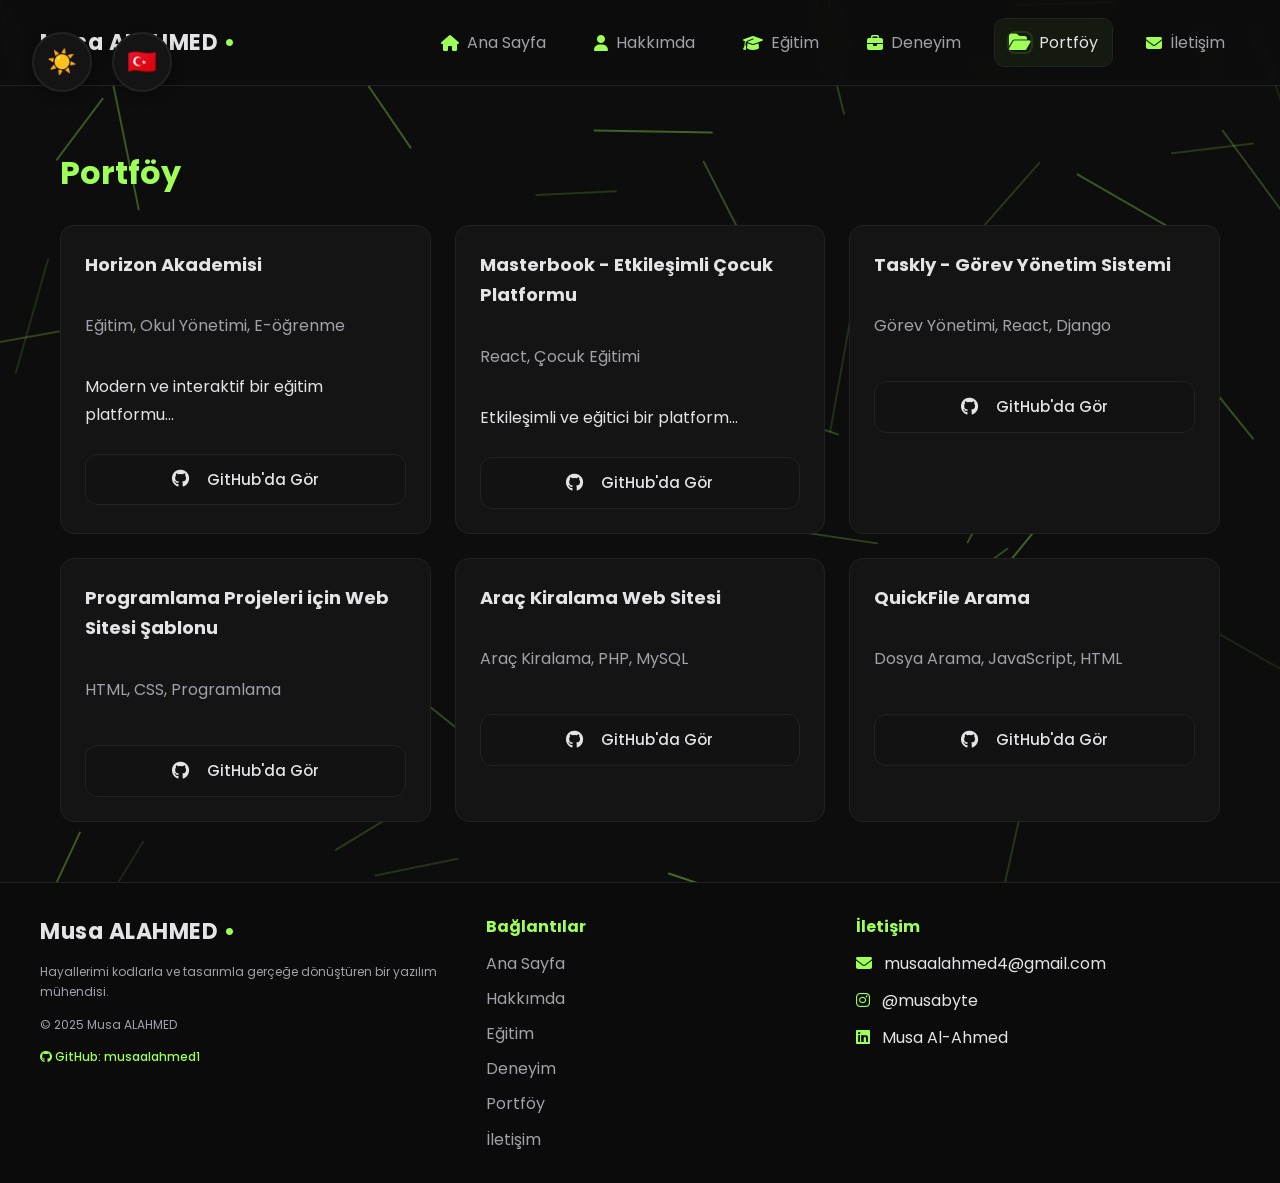
<file: portfolyo.html>
<!doctype html>
<html lang="tr">
  <head>
    <meta charset="utf-8" />
    <meta name="viewport" content="width=device-width, initial-scale=1" />
    <title>Portföy · Musa ALAHMED</title>
    <link rel="preconnect" href="https://fonts.googleapis.com" />
    <link rel="preconnect" href="https://fonts.gstatic.com" crossorigin />
    <link
      href="https://fonts.googleapis.com/css2?family=Poppins:wght@300;400;500;600;700&display=swap"
      rel="stylesheet"
    />
    <link
      rel="stylesheet"
      href="https://cdnjs.cloudflare.com/ajax/libs/font-awesome/6.5.0/css/all.min.css"
      referrerpolicy="no-referrer"
    />
    <link rel="stylesheet" href="css/style.css" />
  </head>
  <body>
    <!-- Header -->
    <header class="site-header">
      <div class="container nav">
        <a href="index.html" class="logo"
          >Musa ALAHMED<span class="dot">•</span></a
        >
        <nav class="menu" aria-label="Ana menü">
          <a class="nav-link" href="index.html"
            ><i class="fa-solid fa-house"></i
            ><span data-i18n="home">Ana Sayfa</span></a
          >
          <a class="nav-link" href="hakkimda.html"
            ><i class="fa-solid fa-user"></i
            ><span data-i18n="about">Hakkımda</span></a
          >
          <a class="nav-link" href="egitim.html"
            ><i class="fa-solid fa-graduation-cap"></i
            ><span data-i18n="education">Eğitim</span></a
          >
          <a class="nav-link" href="deneyim.html"
            ><i class="fa-solid fa-briefcase"></i
            ><span data-i18n="experience">Deneyim</span></a
          >
          <a class="nav-link active" href="portfolyo.html"
            ><i class="fa-solid fa-folder-open nav-icon-portfolio"></i
            ><span data-i18n="portfolio">Portföy</span></a
          >
          <a class="nav-link" href="iletisim.html"
            ><i class="fa-solid fa-envelope"></i
            ><span data-i18n="contact">İletişim</span></a
          >
        </nav>
      </div>
    </header>

    <main>
      <section class="section">
        <div class="container">
          <h1 class="section-title" data-i18n="portfolioTitle">Portföy</h1>
          <div class="grid cards-3">
            <!-- 1 -->
            <article class="card">
              <div class="card-body">
                <h3 class="card-title">Horizon Akademisi</h3>
                <p class="muted">Eğitim, Okul Yönetimi, E-öğrenme</p>
                <p class="card-desc">
                  Modern ve interaktif bir eğitim platformu...
                </p>
                <a
                  class="btn btn-ghost github-link"
                  href="https://github.com/musaalahmed1"
                  target="_blank"
                  rel="noopener"
                >
                  <i class="fa-brands fa-github"></i>
                  <span data-i18n="viewOnGithub">GitHub'da Gör</span>
                </a>
              </div>
            </article>
            <!-- 2 -->
            <article class="card">
              <div class="card-body">
                <h3 class="card-title">
                  Masterbook - Etkileşimli Çocuk Platformu
                </h3>
                <p class="muted">React, Çocuk Eğitimi</p>
                <p class="card-desc">Etkileşimli ve eğitici bir platform...</p>
                <a
                  class="btn btn-ghost github-link"
                  href="https://github.com/musaalahmed1"
                  target="_blank"
                  rel="noopener"
                >
                  <i class="fa-brands fa-github"></i>
                  <span data-i18n="viewOnGithub">GitHub'da Gör</span>
                </a>
              </div>
            </article>
            <!-- 3 -->
            <article class="card">
              <div class="card-body">
                <h3 class="card-title">Taskly - Görev Yönetim Sistemi</h3>
                <p class="muted">Görev Yönetimi, React, Django</p>
                <a
                  class="btn btn-ghost github-link"
                  href="https://github.com/musaalahmed1"
                  target="_blank"
                  rel="noopener"
                >
                  <i class="fa-brands fa-github"></i>
                  <span data-i18n="viewOnGithub">GitHub'da Gör</span>
                </a>
              </div>
            </article>
            <!-- 4 -->
            <article class="card">
              <div class="card-body">
                <h3 class="card-title">
                  Programlama Projeleri için Web Sitesi Şablonu
                </h3>
                <p class="muted">HTML, CSS, Programlama</p>
                <a
                  class="btn btn-ghost github-link"
                  href="https://github.com/musaalahmed1"
                  target="_blank"
                  rel="noopener"
                >
                  <i class="fa-brands fa-github"></i>
                  <span data-i18n="viewOnGithub">GitHub'da Gör</span>
                </a>
              </div>
            </article>
            <!-- 5 -->
            <article class="card">
              <div class="card-body">
                <h3 class="card-title">Araç Kiralama Web Sitesi</h3>
                <p class="muted">Araç Kiralama, PHP, MySQL</p>
                <a
                  class="btn btn-ghost github-link"
                  href="https://github.com/musaalahmed1"
                  target="_blank"
                  rel="noopener"
                >
                  <i class="fa-brands fa-github"></i>
                  <span data-i18n="viewOnGithub">GitHub'da Gör</span>
                </a>
              </div>
            </article>
            <!-- 6 -->
            <article class="card">
              <div class="card-body">
                <h3 class="card-title">QuickFile Arama</h3>
                <p class="muted">Dosya Arama, JavaScript, HTML</p>
                <a
                  class="btn btn-ghost github-link"
                  href="https://github.com/musaalahmed1"
                  target="_blank"
                  rel="noopener"
                >
                  <i class="fa-brands fa-github"></i>
                  <span data-i18n="viewOnGithub">GitHub'da Gör</span>
                </a>
              </div>
            </article>
          </div>
        </div>
      </section>
    </main>

    <!-- Footer -->
    <footer class="site-footer">
      <div class="container footer-grid">
        <div class="footer-col">
          <div class="logo">Musa ALAHMED<span class="dot">•</span></div>
          <p class="muted small" data-i18n="footerDesc">
            Hayallerimi kodlarla ve tasarımla gerçeğe dönüştüren bir yazılım
            mühendisi.
          </p>
          <p class="muted small">© 2025 Musa ALAHMED</p>
          <p class="muted small">
            <a
              href="https://github.com/musaalahmed1"
              target="_blank"
              rel="noopener"
              style="color: #9eff57; font-weight: 500"
              ><i class="fa-brands fa-github"></i> GitHub: musaalahmed1</a
            >
          </p>
        </div>
        <div class="footer-col">
          <h4 class="footer-title" data-i18n="links">Bağlantılar</h4>
          <ul class="footer-links">
            <li><a href="index.html" data-i18n="home">Ana Sayfa</a></li>
            <li><a href="hakkimda.html" data-i18n="about">Hakkımda</a></li>
            <li><a href="egitim.html" data-i18n="education">Eğitim</a></li>
            <li><a href="deneyim.html" data-i18n="experience">Deneyim</a></li>
            <li><a href="portfolyo.html" data-i18n="portfolio">Portföy</a></li>
            <li><a href="iletisim.html" data-i18n="contact">İletişim</a></li>
          </ul>
        </div>
        <div class="footer-col">
          <h4 class="footer-title" data-i18n="contactFooter">İletişim</h4>
          <ul class="contact-list">
            <li>
              <i class="fa-solid fa-envelope"></i>
              <a href="mailto:musaalahmed4@gmail.com">musaalahmed4@gmail.com</a>
            </li>
            <li>
              <i class="fa-brands fa-instagram"></i> <a href="#">@musabyte</a>
            </li>
            <li>
              <i class="fa-brands fa-linkedin"></i>
              <a href="#">Musa Al-Ahmed</a>
            </li>
          </ul>
        </div>
      </div>
    </footer>

    <!-- Theme Toggle Script -->
    <script src="js/theme.js"></script>
    <!-- Language Toggle Script -->
    <script src="js/language.js"></script>
    <!-- Animated Lines Background -->
    <script src="js/animated-lines.js"></script>
  </body>
</html>
</file>
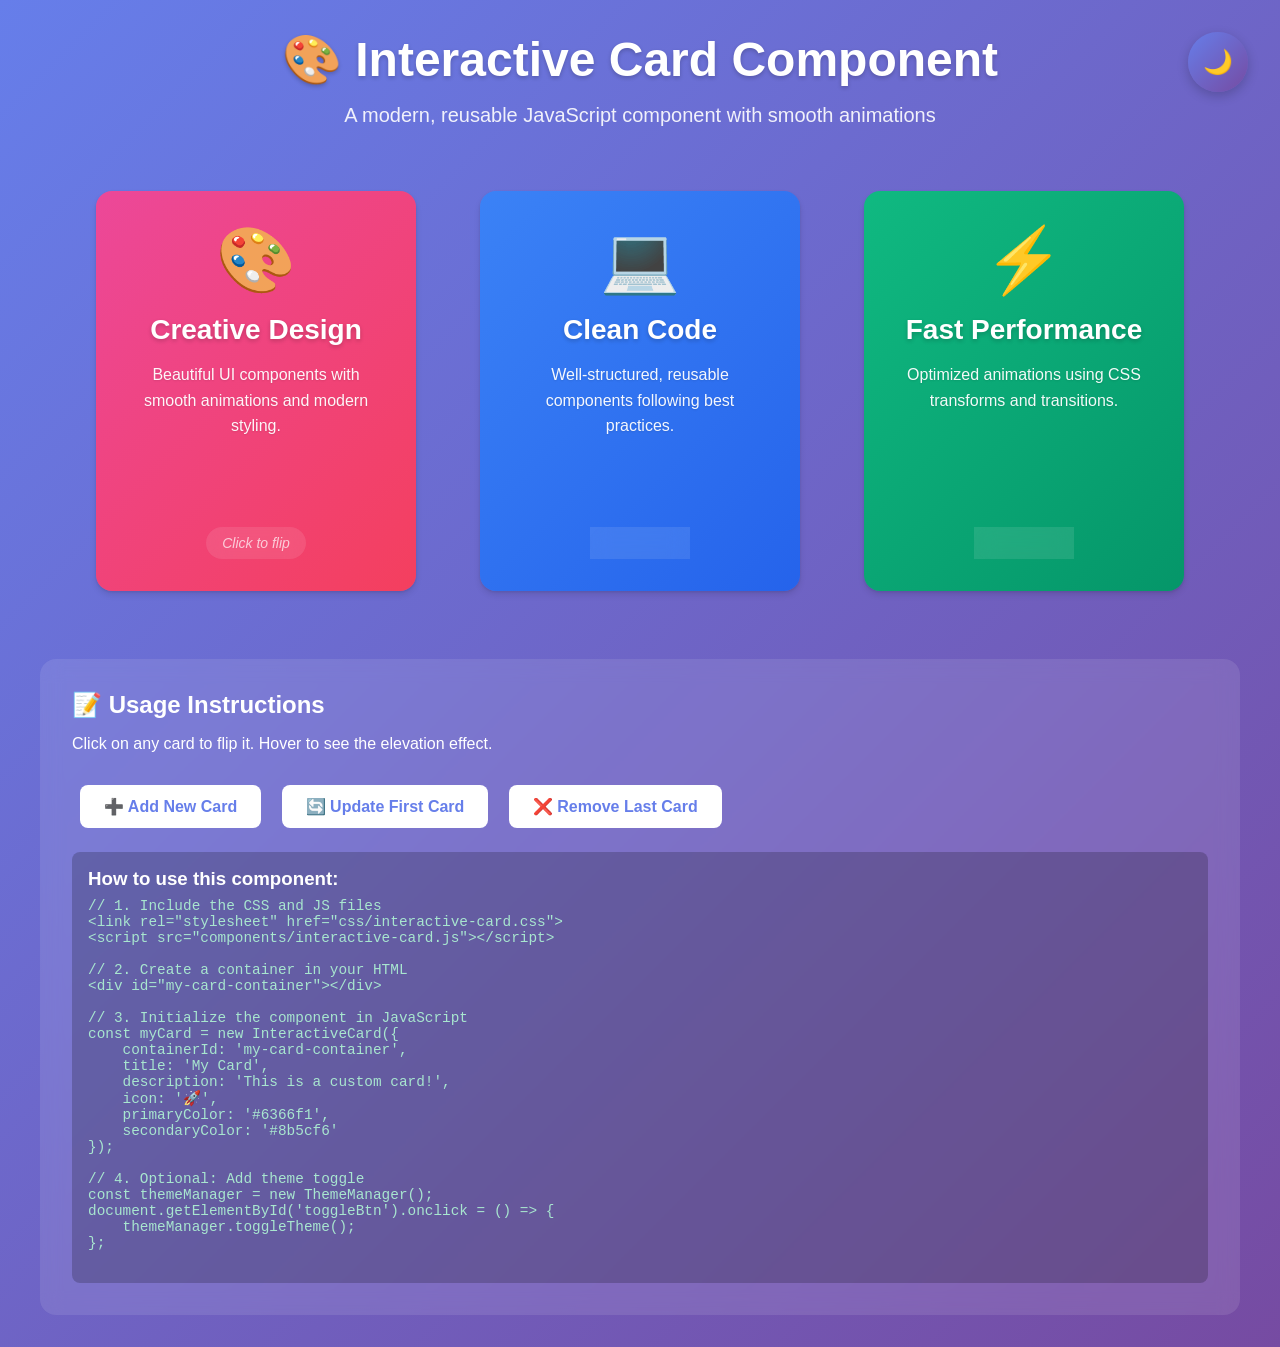
<file: components/interactive-card-demo.html>
<!doctype html>
<html lang="tr">
  <head>
    <meta charset="UTF-8" />
    <meta name="viewport" content="width=device-width, initial-scale=1.0" />
    <title>Interactive Card Component - Demo</title>

    <!-- Component CSS -->
    <link rel="stylesheet" href="../css/interactive-card.css" />

    <!-- Demo page styles -->
    <style>
      * {
        margin: 0;
        padding: 0;
        box-sizing: border-box;
      }

      body {
        font-family: "Segoe UI", Tahoma, Geneva, Verdana, sans-serif;
        background: linear-gradient(135deg, #667eea 0%, #764ba2 100%);
        min-height: 100vh;
        padding: 2rem;
        transition: background 0.3s ease;
      }

      /* Dark theme gradient */
      [data-theme="dark"] body {
        background: linear-gradient(135deg, #1a1a2e 0%, #16213e 100%);
      }

      .demo-container {
        max-width: 1200px;
        margin: 0 auto;
      }

      .demo-header {
        text-align: center;
        color: white;
        margin-bottom: 3rem;
      }

      .demo-header h1 {
        font-size: 3rem;
        margin-bottom: 1rem;
        text-shadow: 0 2px 4px rgba(0, 0, 0, 0.2);
      }

      .demo-header p {
        font-size: 1.25rem;
        opacity: 0.9;
      }

      .cards-container {
        display: flex;
        flex-wrap: wrap;
        justify-content: center;
        gap: 2rem;
        margin-bottom: 3rem;
      }

      .demo-controls {
        background: rgba(255, 255, 255, 0.1);
        backdrop-filter: blur(10px);
        border-radius: 16px;
        padding: 2rem;
        margin-top: 3rem;
        color: white;
      }

      .demo-controls h2 {
        margin-bottom: 1rem;
      }

      .demo-controls button {
        background: white;
        color: #667eea;
        border: none;
        padding: 0.75rem 1.5rem;
        border-radius: 8px;
        font-size: 1rem;
        font-weight: 600;
        cursor: pointer;
        margin: 0.5rem;
        transition:
          transform 0.2s ease,
          box-shadow 0.2s ease;
      }

      .demo-controls button:hover {
        transform: translateY(-2px);
        box-shadow: 0 4px 8px rgba(0, 0, 0, 0.2);
      }

      .demo-controls button:active {
        transform: translateY(0);
      }

      .code-section {
        background: rgba(0, 0, 0, 0.2);
        border-radius: 8px;
        padding: 1rem;
        margin-top: 1rem;
        overflow-x: auto;
      }

      .code-section pre {
        color: #a8e6cf;
        font-family: "Courier New", monospace;
        font-size: 0.9rem;
      }
    </style>
  </head>
  <body>
    <!-- Theme Toggle Button -->
    <button
      class="theme-toggle"
      id="themeToggle"
      aria-label="Toggle dark/light theme"
    >
      <span class="theme-toggle-icon">🌙</span>
    </button>

    <div class="demo-container">
      <!-- Header -->
      <header class="demo-header">
        <h1>🎨 Interactive Card Component</h1>
        <p>A modern, reusable JavaScript component with smooth animations</p>
      </header>

      <!-- Cards Container -->
      <div class="cards-container">
        <!-- Cards will be dynamically inserted here -->
        <div id="card-1"></div>
        <div id="card-2"></div>
        <div id="card-3"></div>
      </div>

      <!-- Demo Controls -->
      <div class="demo-controls">
        <h2>📝 Usage Instructions</h2>
        <p>Click on any card to flip it. Hover to see the elevation effect.</p>

        <div style="margin-top: 1.5rem">
          <button onclick="createNewCard()">➕ Add New Card</button>
          <button onclick="updateFirstCard()">🔄 Update First Card</button>
          <button onclick="removeLastCard()">❌ Remove Last Card</button>
        </div>

        <div class="code-section">
          <h3 style="margin-bottom: 0.5rem">How to use this component:</h3>
          <pre>
// 1. Include the CSS and JS files
&lt;link rel="stylesheet" href="css/interactive-card.css"&gt;
&lt;script src="components/interactive-card.js"&gt;&lt;/script&gt;

// 2. Create a container in your HTML
&lt;div id="my-card-container"&gt;&lt;/div&gt;

// 3. Initialize the component in JavaScript
const myCard = new InteractiveCard({
    containerId: 'my-card-container',
    title: 'My Card',
    description: 'This is a custom card!',
    icon: '🚀',
    primaryColor: '#6366f1',
    secondaryColor: '#8b5cf6'
});

// 4. Optional: Add theme toggle
const themeManager = new ThemeManager();
document.getElementById('toggleBtn').onclick = () => {
    themeManager.toggleTheme();
};
                </pre
          >
        </div>
      </div>
    </div>

    <!-- Component JavaScript -->
    <script src="../components/interactive-card.js"></script>

    <!-- Demo Script -->
    <script>
      /**
       * Demo Script
       * Demonstrates how to use the InteractiveCard component
       * with Dark/Light theme support
       */

      // Initialize theme manager
      let themeManager;

      // Store card instances for demo purposes
      let cardInstances = [];

      // Initialize demo cards on page load
      document.addEventListener("DOMContentLoaded", () => {
        initializeTheme();
        initializeDemoCards();
      });

      /**
       * Initialize theme manager and toggle button
       */
      function initializeTheme() {
        // Create theme manager instance
        themeManager = new ThemeManager();

        // Update toggle button icon based on current theme
        updateThemeIcon();

        // Add event listener to theme toggle button
        const toggleButton = document.getElementById("themeToggle");
        if (toggleButton) {
          toggleButton.addEventListener("click", () => {
            themeManager.toggleTheme();
            updateThemeIcon();

            // Add rotation animation
            toggleButton.style.transform = "scale(0.9) rotate(360deg)";
            setTimeout(() => {
              toggleButton.style.transform = "";
            }, 300);
          });
        }
      }

      /**
       * Update theme toggle button icon
       */
      function updateThemeIcon() {
        const iconElement = document.querySelector(".theme-toggle-icon");
        if (iconElement) {
          iconElement.textContent =
            themeManager.getTheme() === "light" ? "🌙" : "☀️";
        }
      }

      /**
       * Initialize the demo cards with different configurations
       */
      function initializeDemoCards() {
        // Card 1: Design themed
        const card1 = new InteractiveCard({
          containerId: "card-1",
          title: "Creative Design",
          description:
            "Beautiful UI components with smooth animations and modern styling.",
          icon: "🎨",
          primaryColor: "#ec4899",
          secondaryColor: "#f43f5e",
        });
        cardInstances.push(card1);

        // Card 2: Development themed
        const card2 = new InteractiveCard({
          containerId: "card-2",
          title: "Clean Code",
          description:
            "Well-structured, reusable components following best practices.",
          icon: "💻",
          primaryColor: "#3b82f6",
          secondaryColor: "#2563eb",
        });
        cardInstances.push(card2);

        // Card 3: Performance themed
        const card3 = new InteractiveCard({
          containerId: "card-3",
          title: "Fast Performance",
          description:
            "Optimized animations using CSS transforms and transitions.",
          icon: "⚡",
          primaryColor: "#10b981",
          secondaryColor: "#059669",
        });
        cardInstances.push(card3);
      }

      /**
       * Create a new card dynamically
       */
      function createNewCard() {
        const cardId = `card-${Date.now()}`;
        const container = document.createElement("div");
        container.id = cardId;
        document.querySelector(".cards-container").appendChild(container);

        const randomColors = [
          { primary: "#f59e0b", secondary: "#d97706" },
          { primary: "#8b5cf6", secondary: "#7c3aed" },
          { primary: "#06b6d4", secondary: "#0891b2" },
        ];

        const colors =
          randomColors[Math.floor(Math.random() * randomColors.length)];

        const newCard = new InteractiveCard({
          containerId: cardId,
          title: "New Card",
          description: "Dynamically created card!",
          icon: "🌟",
          primaryColor: colors.primary,
          secondaryColor: colors.secondary,
        });

        cardInstances.push(newCard);
      }

      /**
       * Update the content of the first card
       */
      function updateFirstCard() {
        if (cardInstances.length > 0) {
          cardInstances[0].updateContent({
            title: "Updated Card",
            description: "Content has been updated!",
            icon: "🔄",
          });
        }
      }

      /**
       * Remove the last card from the page
       */
      function removeLastCard() {
        if (cardInstances.length > 0) {
          const lastCard = cardInstances.pop();
          lastCard.destroy();
        }
      }
    </script>
  </body>
</html>
</file>
<file: css/style.css>
.nav-icon-portfolio {
  color: var(--neon) !important;
  background: none;
  font-size: 1.2em;
  border-radius: 6px;
  box-shadow: 0 0 0 2px rgba(158, 255, 87, 0.12);
  transition: box-shadow 0.3s ease;
}

[data-theme="light"] .nav-icon-portfolio {
  box-shadow: 0 0 0 2px rgba(34, 197, 94, 0.15);
}
.github-link {
  margin-top: 16px;
  font-size: 15px;
  font-weight: 500;
  color: var(--neon);
  border: 1px solid var(--neon);
  background: #161616;
  transition:
    background 0.2s,
    color 0.2s,
    border 0.2s;
}

[data-theme="light"] .github-link {
  background: var(--surface);
}

[data-theme="light"] .github-link:hover {
  color: #ffffff;
}
.github-link:hover {
  background: var(--neon);
  color: #161616;
  border-color: var(--neon);
}
.github-link i {
  font-size: 1.2em;
  margin-right: 8px;
  vertical-align: middle;
}
.card-title i {
  font-size: 1.6em;
  color: var(--neon);
  margin-right: 12px;
  vertical-align: middle;
  filter: drop-shadow(0 0 4px #9eff57);
  transition: filter 0.3s ease;
}

[data-theme="light"] .card-title i {
  filter: drop-shadow(0 0 3px rgba(34, 197, 94, 0.4));
}
.subtitle-accent {
  display: inline-block;
  background: linear-gradient(
    90deg,
    rgba(158, 255, 87, 0.12) 0%,
    rgba(158, 255, 87, 0.06) 100%
  );
  color: var(--neon);
  font-weight: 500;
  border-radius: 10px;
  padding: 8px 18px;
  box-shadow: 0 0 0 2px rgba(158, 255, 87, 0.1);
  letter-spacing: 0.5px;
  margin-top: 10px;
  transition:
    background 0.3s ease,
    box-shadow 0.3s ease;
}

[data-theme="light"] .subtitle-accent {
  background: linear-gradient(
    90deg,
    rgba(34, 197, 94, 0.15) 0%,
    rgba(34, 197, 94, 0.08) 100%
  );
  box-shadow: 0 0 0 2px rgba(34, 197, 94, 0.12);
}
.hero-about {
  margin: 16px 0 0;
  color: var(--muted);
  font-size: 17px;
  line-height: 1.7;
  max-width: 600px;
}
/* Hero grid with photo */
.hero-grid {
  display: grid;
  grid-template-columns: 280px 1fr;
  align-items: center;
  gap: 40px;
}
.hero-photo {
  display: flex;
  align-items: center;
  justify-content: center;
}
.hero-photo .avatar {
  width: 220px;
  height: 220px;
  object-fit: cover;
  border-radius: 50%;
  background:
    radial-gradient(
      120px 120px at 40% 40%,
      rgba(158, 255, 87, 0.5),
      rgba(158, 255, 87, 0.12) 40%,
      transparent 60%
    ),
    linear-gradient(135deg, #161616, #0f0f0f);
  border: 1px solid var(--line);
  box-shadow: 0 0 0 8px rgba(158, 255, 87, 0.06);
  transition:
    background 0.3s ease,
    box-shadow 0.3s ease;
}

[data-theme="light"] .hero-photo .avatar {
  background:
    radial-gradient(
      120px 120px at 40% 40%,
      rgba(34, 197, 94, 0.4),
      rgba(34, 197, 94, 0.1) 40%,
      transparent 60%
    ),
    linear-gradient(135deg, #f8f9fa, #e5e7eb);
  box-shadow: 0 0 0 8px rgba(34, 197, 94, 0.08);
}
@media (max-width: 900px) {
  .hero-grid {
    grid-template-columns: 1fr;
    gap: 24px;
  }
  .hero-photo .avatar {
    width: 160px;
    height: 160px;
  }
}
:root {
  --bg: #0d0d0d;
  --surface: #141414;
  --text: #e4e4e7;
  --muted: #a1a1aa;
  --neon: #9eff57;
  --line: #222222;
  --soft: #1d1d1d;
  --radius: 14px;
  --gap: 24px;
}

/* Light Theme */
[data-theme="light"] {
  --bg: #f8f9fa;
  --surface: #ffffff;
  --text: #1a1a1a;
  --muted: #6b7280;
  --neon: #22c55e;
  --line: #e5e7eb;
  --soft: #f3f4f6;
}

* {
  box-sizing: border-box;
}

html {
  scroll-behavior: smooth;
}

html,
body {
  height: 100%;
}
body {
  margin: 0;
  background: var(--bg);
  color: var(--text);
  font-family:
    "Poppins",
    system-ui,
    -apple-system,
    Segoe UI,
    Roboto,
    Ubuntu,
    "Helvetica Neue",
    Arial,
    sans-serif;
  line-height: 1.7;
  -webkit-font-smoothing: antialiased;
  -moz-osx-font-smoothing: grayscale;
  transition:
    background-color 0.3s ease,
    color 0.3s ease;
}

img {
  max-width: 100%;
  display: block;
}
a {
  color: inherit;
  text-decoration: none;
}

.container {
  max-width: 1200px;
  margin-inline: auto;
  padding: 0 20px;
}
.section {
  padding: 60px 0;
}

/* Header */
.site-header {
  position: sticky;
  top: 0;
  z-index: 50;
  background: rgba(13, 13, 13, 0.8);
  backdrop-filter: saturate(140%) blur(8px);
  border-bottom: 1px solid var(--line);
  transition:
    background 0.3s ease,
    border-color 0.3s ease;
}

[data-theme="light"] .site-header {
  background: rgba(255, 255, 255, 0.85);
  border-bottom: 1px solid var(--line);
}
.nav {
  display: flex;
  align-items: center;
  justify-content: space-between;
  gap: 16px;
  padding: 18px 0;
}
.logo {
  font-weight: 700;
  font-size: 22px;
  letter-spacing: 0.5px;
  display: inline-flex;
  align-items: center;
  gap: 6px;
}
.logo .dot {
  color: var(--neon);
}
.menu {
  display: flex;
  flex-wrap: wrap;
  gap: 10px 18px;
}
.nav-link {
  display: inline-flex;
  align-items: center;
  gap: 8px;
  padding: 10px 14px;
  border-radius: 10px;
  color: var(--muted);
  border: 1px solid transparent;
}
.nav-link:hover,
.nav-link.active {
  color: var(--text);
  border-color: var(--line);
  background: rgba(158, 255, 87, 0.06);
}

[data-theme="light"] .nav-link:hover,
[data-theme="light"] .nav-link.active {
  background: rgba(34, 197, 94, 0.1);
}
.nav-link i {
  color: var(--neon);
}

/* Hero */
.hero {
  display: grid;
  place-items: center;
  min-height: 60vh;
}
.hero-inner {
  display: grid;
  align-items: center;
}
.eyebrow {
  color: var(--muted);
  margin: 0 0 8px;
}
.hero h1 {
  font-size: 46px;
  line-height: 1.2;
  margin: 0 0 12px;
}
.neon {
  color: var(--neon);
}
.subtitle {
  color: var(--muted);
  margin: 0 0 20px;
}
.actions {
  display: flex;
  gap: 12px;
  flex-wrap: wrap;
}

/* Buttons */
.btn {
  display: inline-flex;
  align-items: center;
  justify-content: center;
  gap: 10px;
  padding: 12px 18px;
  border-radius: 12px;
  border: 1px solid var(--line);
  transition:
    0.2s background,
    0.2s color,
    0.2s border;
}
.btn-primary {
  background: var(--neon);
  color: #0b0b0b;
  border-color: transparent;
  font-weight: 600;
}
.btn-primary:hover {
  filter: brightness(1.05);
}
.btn-ghost {
  background: #121212;
  color: var(--text);
  transition: background 0.3s ease;
}
.btn-ghost:hover {
  background: #171717;
}

[data-theme="light"] .btn-ghost {
  background: var(--surface);
  border: 1px solid var(--line);
}

[data-theme="light"] .btn-ghost:hover {
  background: var(--soft);
}

/* Titles */
.section-title {
  font-size: 32px;
  margin: 0 0 24px;
  color: var(--neon);
}

/* Cards */
.card {
  background: var(--surface);
  border-radius: var(--radius);
  padding: 24px;
  border: 1px solid var(--line);
  transition:
    background 0.3s ease,
    border-color 0.3s ease,
    box-shadow 0.3s ease;
}

[data-theme="light"] .card {
  box-shadow:
    0 1px 3px rgba(0, 0, 0, 0.1),
    0 1px 2px rgba(0, 0, 0, 0.06);
}

[data-theme="light"] .card:hover {
  box-shadow:
    0 4px 6px rgba(0, 0, 0, 0.1),
    0 2px 4px rgba(0, 0, 0, 0.06);
}
.card-body {
  display: flex;
  flex-direction: column;
  gap: 10px;
}
.card-title {
  font-size: 18px;
  margin: 0 0 6px;
}
.card-desc {
  margin: 8px 0 0;
  color: var(--text);
}
.muted {
  color: var(--muted);
}
.small {
  font-size: 12px;
}

/* Timeline */
.timeline {
  position: relative;
  margin-left: 14px;
  padding-left: 16px;
  border-left: 2px solid var(--line);
  display: flex;
  flex-direction: column;
  gap: 18px;
  transition: border-color 0.3s ease;
}
.timeline-item {
  position: relative;
}
.timeline-dot {
  position: absolute;
  left: -22px;
  top: 18px;
  width: 10px;
  height: 10px;
  border-radius: 50%;
  background: var(--neon);
  box-shadow: 0 0 0 4px rgba(158, 255, 87, 0.15);
  transition:
    background 0.3s ease,
    box-shadow 0.3s ease;
}

[data-theme="light"] .timeline-dot {
  box-shadow: 0 0 0 4px rgba(34, 197, 94, 0.15);
}
.item-head {
  display: flex;
  flex-direction: column;
  gap: 10px;
  margin-bottom: 6px;
}
.meta {
  display: flex;
  flex-wrap: wrap;
  gap: 10px;
  color: var(--muted);
}
.meta-item {
  display: inline-flex;
  align-items: center;
  gap: 8px;
  padding: 6px 10px;
  border-radius: 999px;
  background: #101010;
  border: 1px solid var(--line);
  transition: background 0.3s ease;
}

[data-theme="light"] .meta-item {
  background: var(--soft);
}
.tags {
  display: flex;
  flex-wrap: wrap;
  gap: 8px;
  margin-top: 10px;
}
.badge {
  display: inline-flex;
  align-items: center;
  gap: 6px;
  padding: 6px 10px;
  border-radius: 999px;
  background: var(--soft);
  color: var(--text);
  border: 1px solid var(--line);
  transition:
    background 0.3s ease,
    border-color 0.3s ease;
}

/* Grid utilities */
.grid {
  display: grid;
  gap: var(--gap);
}
.cards-3 {
  grid-template-columns: repeat(3, 1fr);
}

/* About */
.about-grid {
  display: grid;
  grid-template-columns: 320px 1fr;
  gap: 32px;
  align-items: center;
}
.avatar {
  width: 280px;
  height: 280px;
  border-radius: 50%;
  background:
    radial-gradient(
      120px 120px at 40% 40%,
      rgba(158, 255, 87, 0.5),
      rgba(158, 255, 87, 0.12) 40%,
      transparent 60%
    ),
    linear-gradient(135deg, #161616, #0f0f0f);
  border: 1px solid var(--line);
  box-shadow: 0 0 0 8px rgba(158, 255, 87, 0.06);
  transition:
    background 0.3s ease,
    box-shadow 0.3s ease;
}

[data-theme="light"] .avatar {
  background:
    radial-gradient(
      120px 120px at 40% 40%,
      rgba(34, 197, 94, 0.4),
      rgba(34, 197, 94, 0.1) 40%,
      transparent 60%
    ),
    linear-gradient(135deg, #f8f9fa, #e5e7eb);
  box-shadow: 0 0 0 8px rgba(34, 197, 94, 0.08);
}
.prose p {
  margin: 0 0 14px;
}

/* Footer */
.site-footer {
  border-top: 1px solid var(--line);
  background: #0b0b0b;
  transition:
    background 0.3s ease,
    border-color 0.3s ease;
}

[data-theme="light"] .site-footer {
  background: var(--surface);
}
.footer-grid {
  display: grid;
  grid-template-columns: 1.1fr 0.9fr 1fr;
  gap: 24px;
  padding: 30px 0;
}
.footer-title {
  color: var(--neon);
  margin: 0 0 10px;
  font-size: 16px;
}
.footer-links {
  list-style: none;
  margin: 0;
  padding: 0;
  display: grid;
  gap: 8px;
}
.footer-links a {
  color: var(--muted);
}
.footer-links a:hover {
  color: var(--text);
}
.contact-list {
  list-style: none;
  margin: 0;
  padding: 0;
  display: grid;
  gap: 10px;
}
.contact-list i {
  color: var(--neon);
  margin-right: 8px;
}

/* Forms */
.form {
  display: grid;
  gap: 16px;
}
.form-row {
  display: grid;
  gap: 8px;
}
label {
  color: var(--muted);
  font-size: 14px;
}
input,
textarea {
  background: #111;
  border: 1px solid var(--line);
  color: var(--text);
  padding: 12px 14px;
  border-radius: 10px;
  outline: none;
  transition:
    background 0.3s ease,
    border-color 0.3s ease;
}

[data-theme="light"] input,
[data-theme="light"] textarea {
  background: var(--surface);
  border: 1px solid var(--line);
}
input:focus,
textarea:focus {
  border-color: var(--neon);
  box-shadow: 0 0 0 4px rgba(158, 255, 87, 0.12);
}
.form-actions {
  margin-top: 6px;
}
.contact-grid {
  display: grid;
  grid-template-columns: 1.2fr 0.8fr;
  gap: 24px;
}
.contact-cards {
  display: grid;
  gap: 16px;
}
.contact-card {
  display: flex;
  gap: 14px;
  align-items: flex-start;
}
.contact-icon {
  width: 44px;
  height: 44px;
  border-radius: 12px;
  display: grid;
  place-items: center;
  background: #111;
  border: 1px solid var(--line);
}
.contact-icon i {
  color: var(--neon);
}

/* Responsive */
@media (max-width: 1024px) {
  .cards-3 {
    grid-template-columns: repeat(2, 1fr);
  }
  .about-grid {
    grid-template-columns: 1fr;
    justify-items: center;
    text-align: left;
  }
}
@media (max-width: 720px) {
  .nav {
    padding: 14px 0;
  }
  .menu {
    gap: 8px;
  }
  .nav-link {
    padding: 8px 12px;
  }
  .hero h1 {
    font-size: 36px;
  }
  .cards-3 {
    grid-template-columns: 1fr;
  }
  .footer-grid {
    grid-template-columns: 1fr;
  }
  .contact-grid {
    grid-template-columns: 1fr;
  }
  .avatar {
    width: 220px;
    height: 220px;
  }
}

/* ==========================================
   Theme Toggle Button
   ========================================== */
.theme-toggle {
  position: fixed;
  top: 2rem;
  left: 2rem;
  width: 60px;
  height: 60px;
  border-radius: 50%;
  border: 2px solid var(--line);
  background: var(--surface);
  color: var(--neon);
  font-size: 1.5rem;
  cursor: pointer;
  box-shadow: 0 4px 12px rgba(0, 0, 0, 0.3);
  transition: all 0.3s ease;
  z-index: 1000;
  display: flex;
  align-items: center;
  justify-content: center;
}

.theme-toggle:hover {
  transform: scale(1.1) rotate(15deg);
  box-shadow: 0 6px 20px rgba(158, 255, 87, 0.3);
  border-color: var(--neon);
}

.theme-toggle:active {
  transform: scale(0.95);
}

.theme-toggle-icon {
  transition: transform 0.3s ease;
  display: inline-block;
}

.theme-toggle:hover .theme-toggle-icon {
  transform: rotate(180deg);
}

/* Language Toggle Button */
.language-toggle {
  position: fixed;
  top: 2rem;
  left: 7rem;
  width: 60px;
  height: 60px;
  border-radius: 50%;
  border: 2px solid var(--line);
  background: var(--surface);
  font-size: 1.8rem;
  cursor: pointer;
  box-shadow: 0 4px 12px rgba(0, 0, 0, 0.3);
  transition: all 0.3s ease;
  z-index: 1000;
  display: flex;
  align-items: center;
  justify-content: center;
}

.language-toggle:hover {
  transform: scale(1.1);
  box-shadow: 0 6px 20px rgba(158, 255, 87, 0.3);
  border-color: var(--neon);
}

.language-toggle:active {
  transform: scale(0.95);
}

.lang-flag {
  transition: transform 0.3s ease;
  display: inline-block;
  font-size: 1.5rem;
}

.language-toggle:hover .lang-flag {
  transform: scale(1.1);
}

/* Responsive */
@media (max-width: 768px) {
  .theme-toggle {
    width: 50px;
    height: 50px;
    font-size: 1.25rem;
    top: 1rem;
    left: 1rem;
  }

  .language-toggle {
    width: 50px;
    height: 50px;
    font-size: 1.5rem;
    top: 1rem;
    left: 5.5rem;
  }

  .lang-flag {
    font-size: 1.2rem;
  }
}

/* Form Error Styles */
.form-error {
  color: #ef4444;
  font-size: 0.875rem;
  margin-top: 0.5rem;
  display: flex;
  align-items: center;
  gap: 0.5rem;
}

.form-error::before {
  content: "⚠";
  font-size: 1rem;
}

input.error,
textarea.error {
  border-color: #ef4444 !important;
  animation: shake 0.3s ease;
}

@keyframes shake {
  0%,
  100% {
    transform: translateX(0);
  }
  25% {
    transform: translateX(-5px);
  }
  75% {
    transform: translateX(5px);
  }
}

/* Loading Button State */
.btn.loading {
  opacity: 0.7;
  cursor: not-allowed;
  position: relative;
}

.btn.loading i.fa-spinner {
  animation: spin 1s linear infinite;
}

@keyframes spin {
  from {
    transform: rotate(0deg);
  }
  to {
    transform: rotate(360deg);
  }
}

/* Notification Styles */
.notification {
  position: fixed;
  top: 100px;
  right: 2rem;
  min-width: 320px;
  max-width: 500px;
  padding: 1rem 1.5rem;
  border-radius: 12px;
  background: var(--surface);
  border: 2px solid var(--line);
  box-shadow: 0 10px 40px rgba(0, 0, 0, 0.3);
  display: flex;
  align-items: center;
  gap: 1rem;
  z-index: 10000;
  opacity: 0;
  transform: translateX(400px);
  transition: all 0.3s ease;
}

.notification.show {
  opacity: 1;
  transform: translateX(0);
}

.notification.fade-out {
  opacity: 0;
  transform: translateX(400px);
}

.notification i {
  font-size: 1.5rem;
  flex-shrink: 0;
}

.notification span {
  flex: 1;
  font-size: 0.95rem;
  line-height: 1.5;
}

.notification-close {
  background: transparent;
  border: none;
  color: var(--text);
  cursor: pointer;
  padding: 0.25rem;
  display: flex;
  align-items: center;
  justify-content: center;
  border-radius: 4px;
  transition: background 0.2s;
}

.notification-close:hover {
  background: rgba(255, 255, 255, 0.1);
}

.notification-success {
  border-color: var(--neon);
}

.notification-success i {
  color: var(--neon);
}

.notification-error {
  border-color: #ef4444;
}

.notification-error i {
  color: #ef4444;
}

[data-theme="light"] .notification {
  box-shadow: 0 10px 40px rgba(0, 0, 0, 0.15);
}

[data-theme="light"] .notification-success {
  border-color: #22c55e;
}

[data-theme="light"] .notification-success i {
  color: #22c55e;
}

/* Responsive Notification */
@media (max-width: 768px) {
  .notification {
    right: 1rem;
    left: 1rem;
    min-width: auto;
    max-width: none;
    top: 80px;
  }
}
</file>
<file: css/interactive-card.css>
/**
 * Interactive Card Component Styles
 * 
 * Features:
 * - CSS custom properties for easy customization
 * - 3D flip animation using CSS transforms
 * - Smooth transitions for all interactions
 * - Hover effects with shadows and scale
 * - Responsive design
 * - Dark/Light theme support
 */

/* ==========================================
   CSS Custom Properties (Variables)
   ========================================== */
:root {
  --card-width: 320px;
  --card-height: 400px;
  --card-border-radius: 16px;
  --card-padding: 2rem;
  --transition-speed: 0.6s;
  --hover-scale: 1.05;
  --click-scale: 0.95;

  /* Light Theme Colors */
  --bg-color: #f8f9fa;
  --text-color: #212529;
  --card-text-color: #ffffff;
  --shadow-color: rgba(0, 0, 0, 0.1);
  --shadow-hover-color: rgba(0, 0, 0, 0.2);
}

/* Dark Theme */
[data-theme="dark"] {
  --bg-color: #1a1a2e;
  --text-color: #eaeaea;
  --card-text-color: #ffffff;
  --shadow-color: rgba(0, 0, 0, 0.3);
  --shadow-hover-color: rgba(0, 0, 0, 0.5);
}

/* Body theme transition */
body {
  background: var(--bg-color);
  color: var(--text-color);
  transition:
    background-color 0.3s ease,
    color 0.3s ease;
}

/* ==========================================
   Card Wrapper
   ========================================== */
.interactive-card-wrapper {
  perspective: 1000px; /* Creates 3D space for flip effect */
  width: var(--card-width);
  height: var(--card-height);
  margin: 1rem;
  display: inline-block;
}

/* ==========================================
   Main Card Element
   ========================================== */
.interactive-card {
  position: relative;
  width: 100%;
  height: 100%;
  transition: transform var(--transition-speed) ease-in-out;
  transform-style: preserve-3d; /* Enables 3D transformations */
  cursor: pointer;

  /* Default colors - can be overridden via inline styles */
  --primary-color: #6366f1;
  --secondary-color: #8b5cf6;
}

/* ==========================================
   Card Faces (Front & Back)
   ========================================== */
.interactive-card__face {
  position: absolute;
  width: 100%;
  height: 100%;
  backface-visibility: hidden; /* Hide the back side when not visible */
  border-radius: var(--card-border-radius);
  padding: var(--card-padding);
  display: flex;
  flex-direction: column;
  align-items: center;
  justify-content: center;
  text-align: center;

  /* Gradient background */
  background: linear-gradient(
    135deg,
    var(--primary-color),
    var(--secondary-color)
  );

  /* Box shadow for depth */
  box-shadow:
    0 4px 6px var(--shadow-color),
    0 1px 3px var(--shadow-color);

  /* Smooth transition for all properties */
  transition:
    box-shadow 0.3s ease,
    transform 0.3s ease;
}

/* Front Face */
.interactive-card__face--front {
  /* Front face is visible by default */
  transform: rotateY(0deg);
}

/* Back Face */
.interactive-card__face--back {
  /* Back face is initially rotated 180 degrees */
  transform: rotateY(180deg);
  background: linear-gradient(
    135deg,
    var(--secondary-color),
    var(--primary-color)
  );
}

/* ==========================================
   Card Content Elements
   ========================================== */
.interactive-card__icon {
  font-size: 4rem;
  margin-bottom: 1rem;
  /* Subtle animation on icon */
  animation: float 3s ease-in-out infinite;
}

.interactive-card__title {
  color: white;
  font-size: 1.75rem;
  font-weight: 700;
  margin: 0 0 1rem 0;
  text-shadow: 0 2px 4px rgba(0, 0, 0, 0.2);
}

.interactive-card__description {
  color: rgba(255, 255, 255, 0.95);
  font-size: 1rem;
  line-height: 1.6;
  margin: 0 0 1.5rem 0;
  text-shadow: 0 1px 2px rgba(0, 0, 0, 0.1);
}

.interactive-card__hint {
  color: rgba(255, 255, 255, 0.7);
  font-size: 0.875rem;
  font-style: italic;
  margin-top: auto;
  padding: 0.5rem 1rem;
  border-radius: 20px;
  background: rgba(255, 255, 255, 0.1);
  backdrop-filter: blur(10px);
}

/* ==========================================
   Hover State
   ========================================== */
.interactive-card.is-hovering .interactive-card__face {
  /* Elevate shadow on hover */
  box-shadow:
    0 20px 40px var(--shadow-hover-color),
    0 10px 20px var(--shadow-color);

  /* Slight scale up */
  transform: scale(var(--hover-scale));
}

/* Maintain rotation for back face during hover */
.interactive-card.is-hovering .interactive-card__face--back {
  transform: rotateY(180deg) scale(var(--hover-scale));
}

/* ==========================================
   Click State
   ========================================== */
.interactive-card.is-clicked {
  /* Quick scale down on click for tactile feedback */
  animation: clickPulse 0.6s ease;
}

/* ==========================================
   Flipped State
   ========================================== */
.interactive-card.is-flipped {
  /* Rotate 180 degrees to show back face */
  transform: rotateY(180deg);
}

/* ==========================================
   Keyframe Animations
   ========================================== */

/* Floating animation for icon */
@keyframes float {
  0%,
  100% {
    transform: translateY(0px);
  }
  50% {
    transform: translateY(-10px);
  }
}

/* Click pulse animation */
@keyframes clickPulse {
  0% {
    transform: scale(1);
  }
  50% {
    transform: scale(var(--click-scale));
  }
  100% {
    transform: scale(1);
  }
}

/* ==========================================
   Responsive Design
   ========================================== */
@media (max-width: 768px) {
  :root {
    --card-width: 280px;
    --card-height: 360px;
    --card-padding: 1.5rem;
  }

  .interactive-card__icon {
    font-size: 3rem;
  }

  .interactive-card__title {
    font-size: 1.5rem;
  }

  .interactive-card__description {
    font-size: 0.9rem;
  }
}

/* ==========================================
   Accessibility
   ========================================== */

/* Reduce motion for users who prefer it */
@media (prefers-reduced-motion: reduce) {
  .interactive-card,
  .interactive-card__face,
  .interactive-card__icon {
    animation: none;
    transition: none;
  }
}

/* Focus state for keyboard navigation */
.interactive-card:focus {
  outline: 3px solid var(--primary-color);
  outline-offset: 4px;
}

/* ==========================================
   Theme Toggle Button
   ========================================== */
.theme-toggle {
  position: fixed;
  top: 2rem;
  right: 2rem;
  width: 60px;
  height: 60px;
  border-radius: 50%;
  border: none;
  background: linear-gradient(135deg, #667eea, #764ba2);
  color: white;
  font-size: 1.5rem;
  cursor: pointer;
  box-shadow: 0 4px 12px var(--shadow-hover-color);
  transition:
    transform 0.3s ease,
    box-shadow 0.3s ease;
  z-index: 1000;
  display: flex;
  align-items: center;
  justify-content: center;
}

.theme-toggle:hover {
  transform: scale(1.1) rotate(15deg);
  box-shadow: 0 6px 20px var(--shadow-hover-color);
}

.theme-toggle:active {
  transform: scale(0.95);
}

[data-theme="dark"] .theme-toggle {
  background: linear-gradient(135deg, #f59e0b, #d97706);
}

/* Theme toggle animation */
.theme-toggle-icon {
  transition: transform 0.3s ease;
}

.theme-toggle:hover .theme-toggle-icon {
  transform: rotate(180deg);
}
</file>
